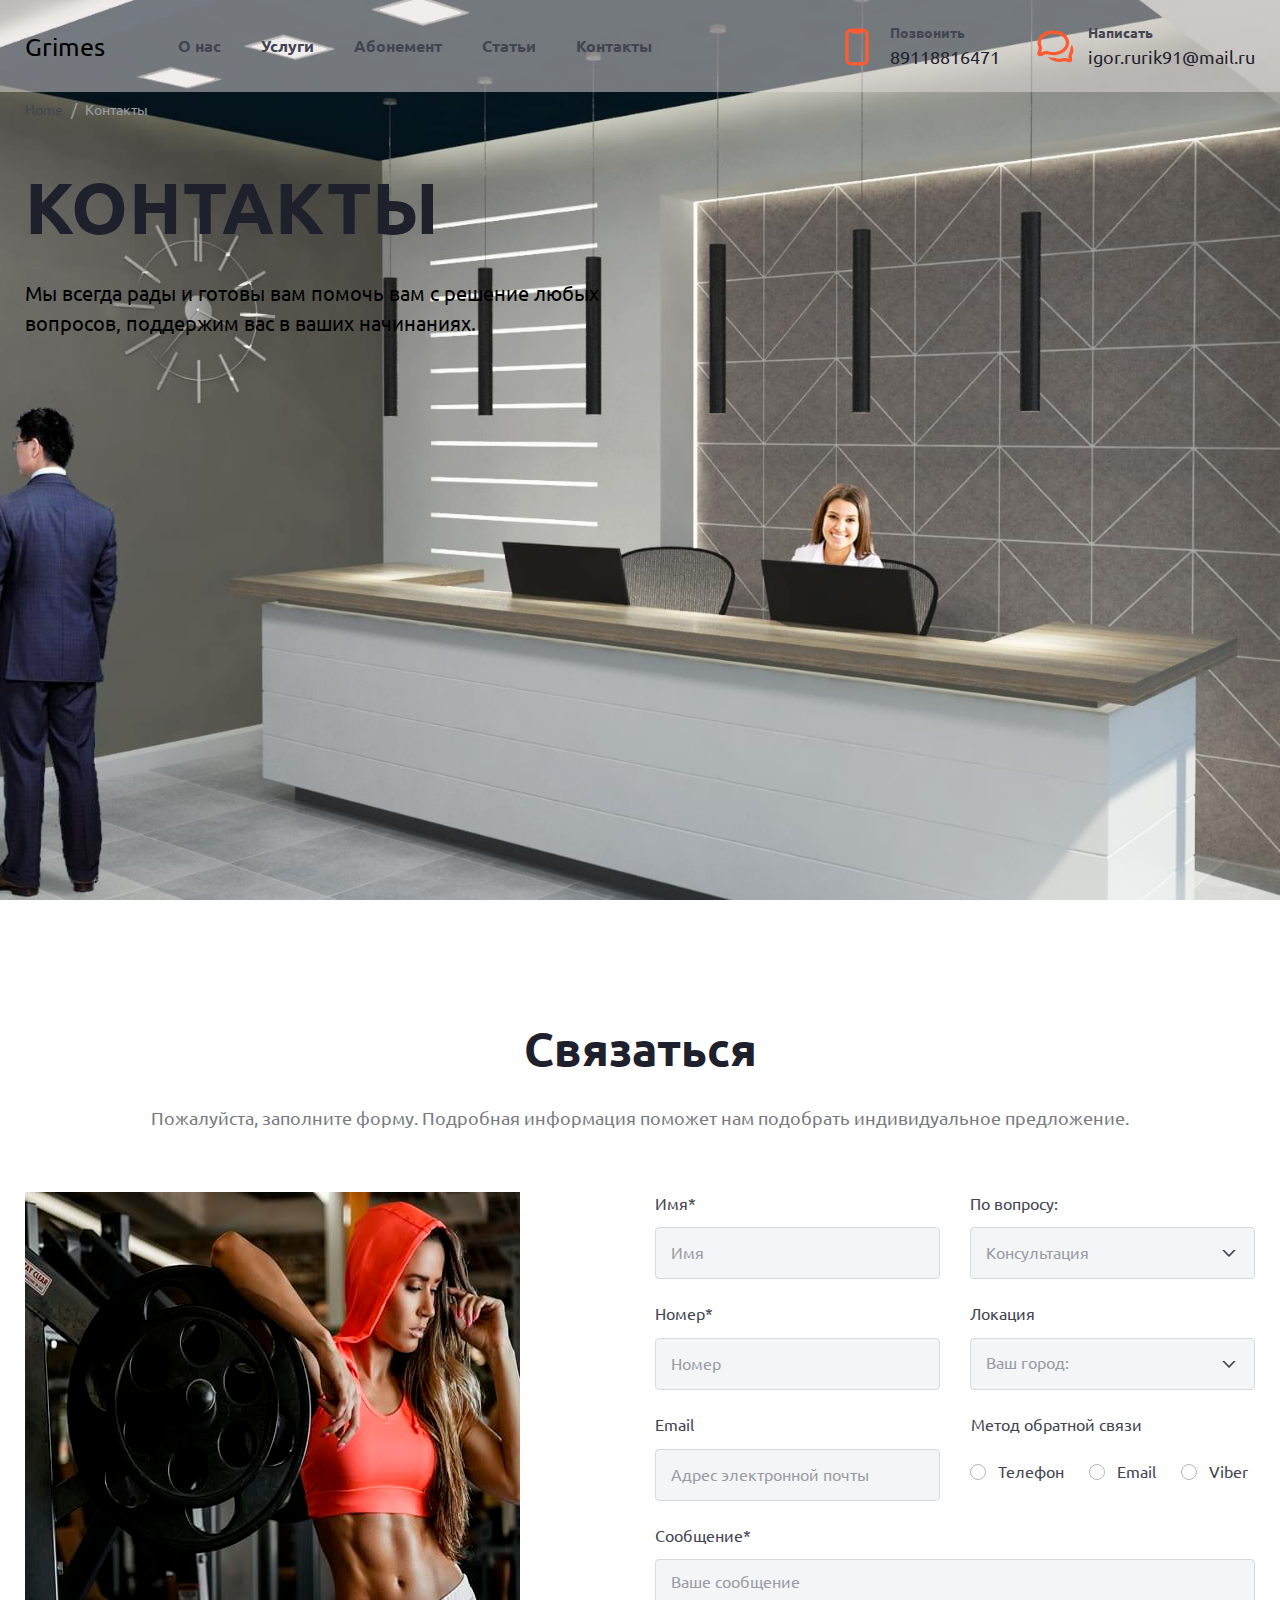
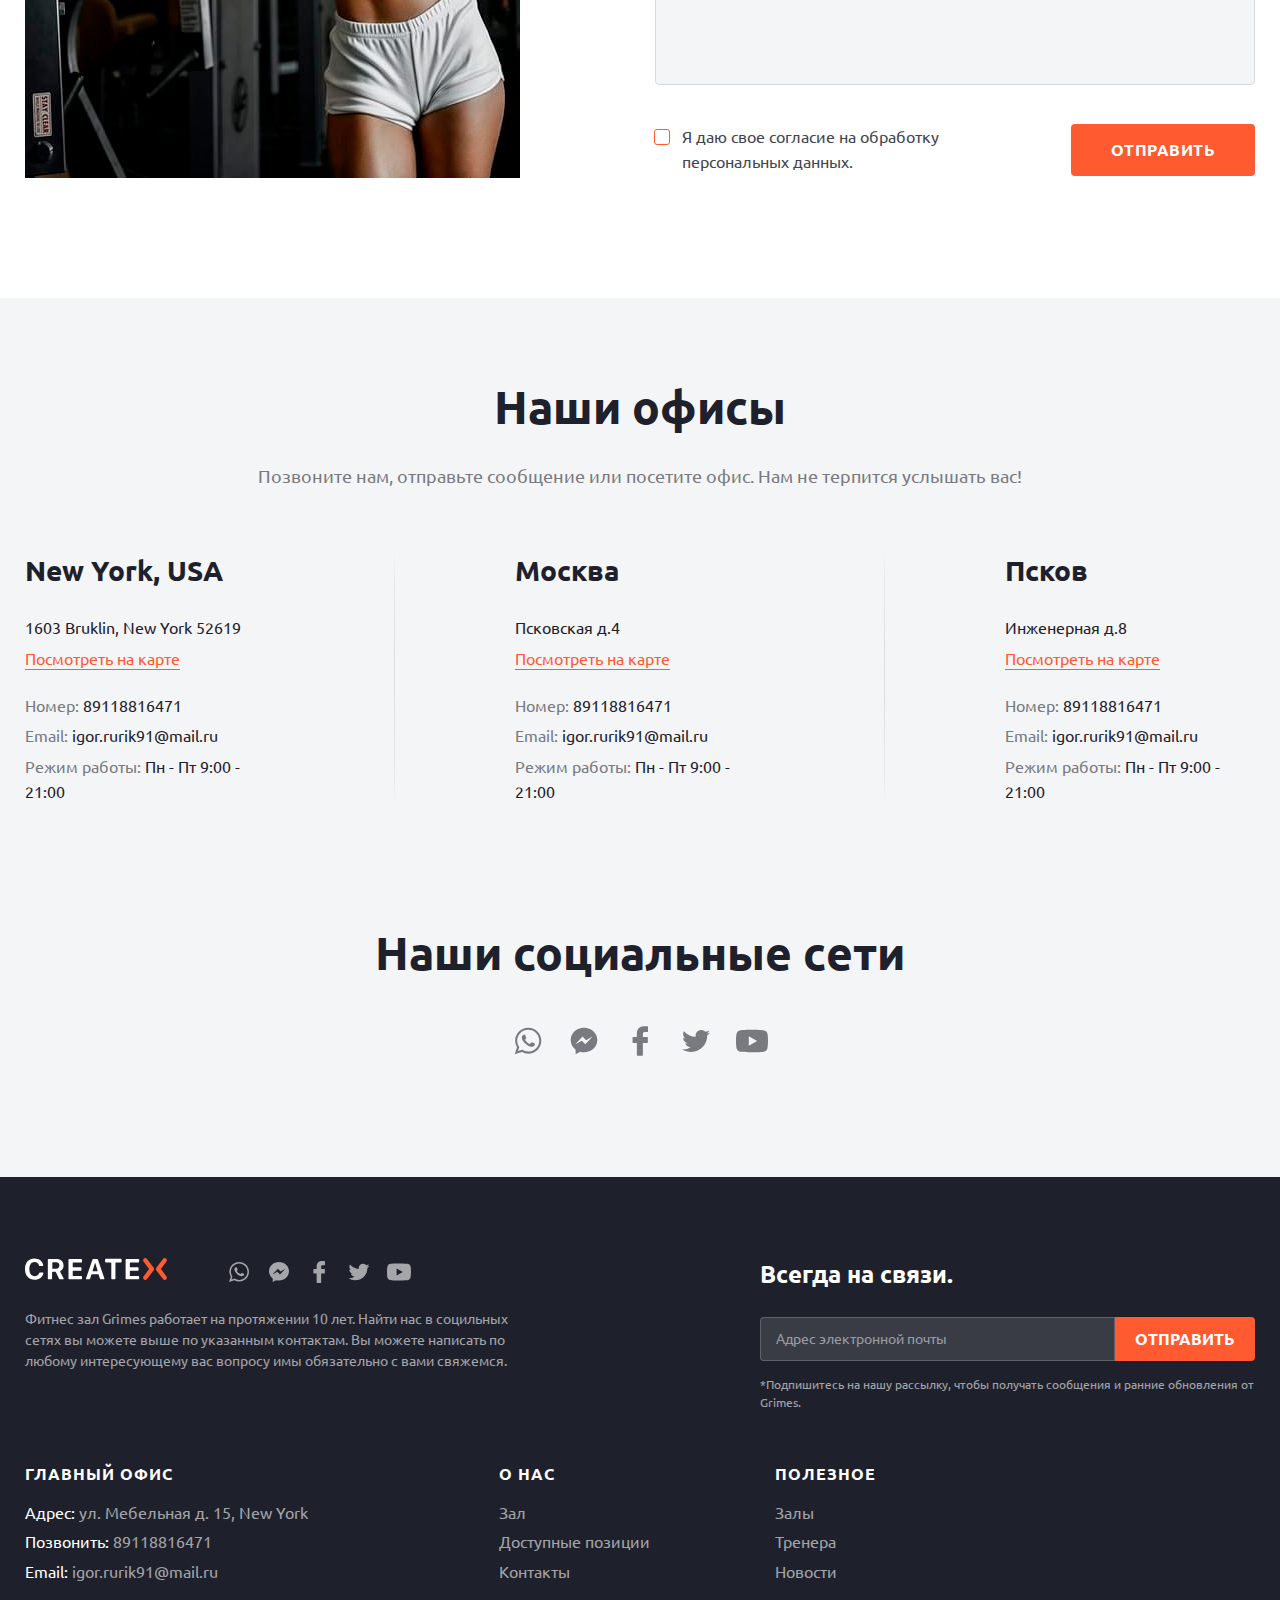
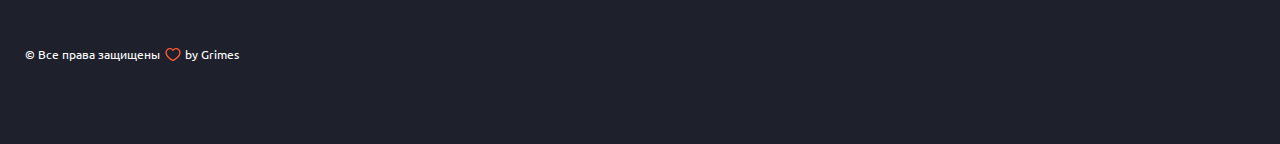
<file: contacts.html>
<!DOCTYPE html><html lang="en"><head><meta charset="UTF-8"><meta name="viewport" content="width=device-width,initial-scale=1"><link rel="shortcut icon" href="img/favicon.ico" type="image/x-icon"><meta http-equiv="X-UA-Compatible" content="ie=edge"><meta name="theme-color" content="#111111"><title>Grimes</title><link rel="stylesheet" href="css/vendor.css"><link rel="stylesheet" href="css/main.css"></head><body><div class="site-container"><header class="header header--secondary"><div class="container header__container"><a href="#" class="logo">Grimes</a><nav class="nav header__nav"><ul class="nav__list list-reset"><li class="nav__item"><a href="about.html" class="nav__link">О нас</a></li><li class="nav__item"><a href="services.html" class="nav__link">Услуги</a></li><li class="nav__item"><a href="services-1.html" class="nav__link">Абонемент</a></li><li class="nav__item"><a href="post.html" class="nav__link">Статьи</a></li><li class="nav__item"><a href="contacts.html" class="nav__link">Контакты</a></li></ul><div class="header-contacts header-contacts--nav"><a href="tel:89118816471" class="header-contacts__link contacts-link contacts-link--call"><span class="contacts-link__caption">Позвонить</span> <span class="contacts-link__value">89118816471</span> </a><a href="mailto:igor.rurik91@mail.ru" class="header-contacts__link contacts-link contacts-link--mail"><span class="contacts-link__caption">Написать</span> <span class="contacts-link__value">igor.rurik91@mail.ru</span></a></div></nav><div class="header-contacts"><a href="tel:89118816471" class="header-contacts__link contacts-link contacts-link--call"><span class="contacts-link__caption">Позвонить</span> <span class="contacts-link__value">89118816471</span> </a><a href="mailto:igor.rurik91@mail.ru" class="header-contacts__link contacts-link contacts-link--mail"><span class="contacts-link__caption">Написать</span> <span class="contacts-link__value">igor.rurik91@mail.ru</span></a></div><button class="btn-reset burger" aria-label="Открыть меню"><span class="burger__line"></span></button></div></header><main><section class="page-hero page-hero--contacts"><div class="container"><ul class="list-reset breadcrumbs page-hero__breadcrumbs"><li class="breadcrumbs__item"><a href="#" class="breadcrumbs__link">Home</a></li><li class="breadcrumbs__item"><a class="breadcrumbs__link">Контакты</a></li></ul><h1 class="page-hero__title">Контакты</h1><p class="page-hero__descr">Мы всегда рады и готовы вам помочь вам с решение любых вопросов, поддержим вас в ваших начинаниях.</p></div></section><section class="contacts"><div class="container"><h2 class="title title--center">Связаться</h2><p class="descr descr--center">Пожалуйста, заполните форму. Подробная информация поможет нам подобрать индивидуальное предложение.</p><div class="contacts__content"><img class="contacts__image" src="img/contacts.jpg" alt="" aria-hidden="true"><form action="#" class="form-contacts"><div class="form-contacts__line"><label class="form-field form-field--gray form-contacts__field"><span class="form-field__caption">Имя*</span> <input type="email" name="name" required placeholder="Имя" class="form-field__input"></label> <label class="form-field form-field--gray form-contacts__field"><span class="form-field__caption">По вопросу:</span> <select name="insterested" class="form-field__select"><option value="">Консультация</option><option value="Interior_Design">Индивидуальные тренировки</option><option value="Interior_Design">Консультация</option><option value="Interior_Design">Запись</option></select></label></div><div class="form-contacts__line"><label class="form-field form-field--gray form-contacts__field"><span class="form-field__caption">Номер*</span> <input type="tel" name="phone" required placeholder="Номер" class="form-field__input"></label> <label class="form-field form-field--gray form-contacts__field"><span class="form-field__caption">Локация</span> <select name="location" class="form-field__select" required><option value="">Ваш город:</option><option value="New_York">New York</option><option value="New_York">Псков</option><option value="New_York">Стамбул</option></select></label></div><div class="form-contacts__line"><label class="form-field form-field--gray form-contacts__field"><span class="form-field__caption">Email</span> <input type="email" name="email" placeholder="Адрес электронной почты" class="form-field__input"></label><fieldset class="form-field form-contacts__fields"><legend class="form-field__caption">Метод обратной связи</legend><div class="form-field__flex"><label class="custom-radio form-contacts__radio"><input type="radio" name="contact_method" value="Phone" class="custom-radio__input"> <span class="custom-radio__text">Телефон</span></label> <label class="custom-radio form-contacts__radio"><input type="radio" name="contact_method" value="Email" class="custom-radio__input"> <span class="custom-radio__text">Email</span></label> <label class="custom-radio form-contacts__radio"><input type="radio" name="contact_method" value="Viber" class="custom-radio__input"> <span class="custom-radio__text">Viber</span></label></div></fieldset></div><label class="form-field form-field--gray form-contacts__field form-contacts__field--big"><span class="form-field__caption">Сообщение*</span> <textarea name="message" placeholder="Ваше сообщение" class="form-field__input form-field__input--big"></textarea></label><div class="form-contacts__bottom"><label class="custom-checkbox form-contacts__checkbox"><input type="checkbox" class="custom-checkbox__input"> <span class="custom-checkbox__text">Я даю свое согласие на обработку персональных данных.</span></label> <button class="form-contacts__btn btn btn--fill" type="submit">Отправить</button></div></form></div></div></section><section class="contacts-info"><div class="container"><h2 class="title title--center">Наши офисы</h2><p class="descr descr--center">Позвоните нам, отправьте сообщение или посетите офис. Нам не терпится услышать вас!</p><ul class="list-reset contacts-info__list"><li class="contacts-info__item"><h3 class="contacts-info__subtitle">New York, USA</h3><address class="contacts-info__address">1603 Bruklin, New York 52619</address><a href="#" class="contacts-info__link">Посмотреть на карте</a><div class="contacts-info__bottom"><div class="contacts-info__element">Номер: <a href="tel:89118816471" class="contacts-info__value">89118816471</a></div><div class="contacts-info__element">Email: <a href="mailto:igor.rurik91@mail.ru" class="contacts-info__value">igor.rurik91@mail.ru</a></div><div class="contacts-info__element">Режим работы: <span class="contacts-info__value">Пн - Пт 9:00 - 21:00</span></div></div></li><li class="contacts-info__item"><h3 class="contacts-info__subtitle">Москва</h3><address class="contacts-info__address">Псковская д.4</address><a href="#" class="contacts-info__link">Посмотреть на карте</a><div class="contacts-info__bottom"><div class="contacts-info__element">Номер: <a href="tel:89118816471" class="contacts-info__value">89118816471</a></div><div class="contacts-info__element">Email: <a href="mailto:igor.rurik91@mail.ru" class="contacts-info__value">igor.rurik91@mail.ru</a></div><div class="contacts-info__element">Режим работы: <span class="contacts-info__value">Пн - Пт 9:00 - 21:00</span></div></div></li><li class="contacts-info__item"><h3 class="contacts-info__subtitle">Псков</h3><address class="contacts-info__address">Инженерная д.8</address><a href="#" class="contacts-info__link">Посмотреть на карте</a><div class="contacts-info__bottom"><div class="contacts-info__element">Номер: <a href="tel:89118816471" class="contacts-info__value">89118816471</a></div><div class="contacts-info__element">Email: <a href="mailto:igor.rurik91@mail.ru" class="contacts-info__value">igor.rurik91@mail.ru</a></div><div class="contacts-info__element">Режим работы: <span class="contacts-info__value">Пн - Пт 9:00 - 21:00</span></div></div></li></ul><h2 class="title title--center contacts-info__soc">Наши социальные сети</h2><ul class="social contacts-info__social list-reset"><li class="social__item"><a href="#" target="_blank" class="social__link" aria-label="WhatsApp"><svg><use xlink:href="img/sprite.svg#whats"></use></svg></a></li><li class="social__item"><a href="#" target="_blank" class="social__link" aria-label="Messenger"><svg><use xlink:href="img/sprite.svg#mess"></use></svg></a></li><li class="social__item"><a href="#" target="_blank" class="social__link" aria-label="Facebook"><svg><use xlink:href="img/sprite.svg#facebook"></use></svg></a></li><li class="social__item"><a href="#" target="_blank" class="social__link" aria-label="Twitter"><svg><use xlink:href="img/sprite.svg#twitter"></use></svg></a></li><li class="social__item"><a href="#" target="_blank" class="social__link" aria-label="Youtube"><svg><use xlink:href="img/sprite.svg#youtube"></use></svg></a></li></ul></div></section></main><footer class="footer"><a href="#page" data-scroll class="to-top"><span class="to-top__text">Вверх</span> <span class="to-top__icon"><svg><use xlink:href="img/sprite.svg#to-top"></use></svg></span></a><div class="container footer__container grid"><div class="footer__left"><div class="footer__top"><a href="#" class="logo footer__logo"><img src="img/logo-footer.svg" alt="Logo"></a><ul class="social footer__social list-reset"><li class="social__item"><a href="#" target="_blank" class="social__link" aria-label="WhatsApp"><svg><use xlink:href="img/sprite.svg#whats"></use></svg></a></li><li class="social__item"><a href="#" target="_blank" class="social__link" aria-label="Messenger"><svg><use xlink:href="img/sprite.svg#mess"></use></svg></a></li><li class="social__item"><a href="#" target="_blank" class="social__link" aria-label="Facebook"><svg><use xlink:href="img/sprite.svg#facebook"></use></svg></a></li><li class="social__item"><a href="#" target="_blank" class="social__link" aria-label="Twitter"><svg><use xlink:href="img/sprite.svg#twitter"></use></svg></a></li><li class="social__item"><a href="#" target="_blank" class="social__link" aria-label="Youtube"><svg><use xlink:href="img/sprite.svg#youtube"></use></svg></a></li></ul></div><p class="footer__descr">Фитнес зал Grimes работает на протяжении 10 лет. Найти нас в социльных сетях вы можете выше по указанным контактам. Вы можете написать по любому интересующему вас вопросу имы обязательно с вами свяжемся.</p></div><form action="#" class="footer-form footer__form"><h3 class="footer-form__title">Всегда на связи.</h3><div class="footer-form__items"><label class="form-field form-field--gray contacts-form__field"><input type="email" name="email" placeholder="Адрес электронной почты" class="form-field__input"></label> <button class="footer-form__btn btn btn--fill">Отправить</button></div><p class="footer-form__descr">*Подпишитесь на нашу рассылку, чтобы получать сообщения и ранние обновления от Grimes.</p></form><address class="footer-address footer__address"><h3 class="footer-address__title footer-title">Главный офис</h3><span class="footer-address__item"><span class="footer-address__name">Адрес:</span> ул. Мебельная д. 15, New York </span><span class="footer-address__item"><span class="footer-address__name">Позвонить:</span> <a href="tel:89118816471">89118816471</a> </span><span class="footer-address__item"><span class="footer-address__name">Email:</span> <a href="mailto:igor.rurik91@mail.ru">igor.rurik91@mail.ru</a></span></address><nav class="footer-nav footer__nav" title="secondary navigation"><div class="footer-nav__col"><h3 class="footer-nav__title footer-title">о нас</h3><ul class="list-reset footer-nav__list"><li class="footer-nav__item"><a href="#" class="footer-nav__link">Зал</a></li><li class="footer-nav__item"><a href="#" class="footer-nav__link">Доступные позиции</a></li><li class="footer-nav__item"><a href="#" class="footer-nav__link">Контакты</a></li></ul></div><div class="footer-nav__col"><h3 class="footer-nav__title footer-title">Полезное</h3><ul class="list-reset footer-nav__list"><li class="footer-nav__item"><a href="#" class="footer-nav__link">Залы</a></li><li class="footer-nav__item"><a href="#" class="footer-nav__link">Тренера</a></li><li class="footer-nav__item"><a href="#" class="footer-nav__link">Новости</a></li></ul></div></nav><small class="footer__copyright">&copy;&nbsp;Все права защищены <span>by Grimes</span></small></div></footer><div class="overlay"></div></div><script src="js/vendor.js"></script><script src="js/main.js"></script></body></html>
</file>
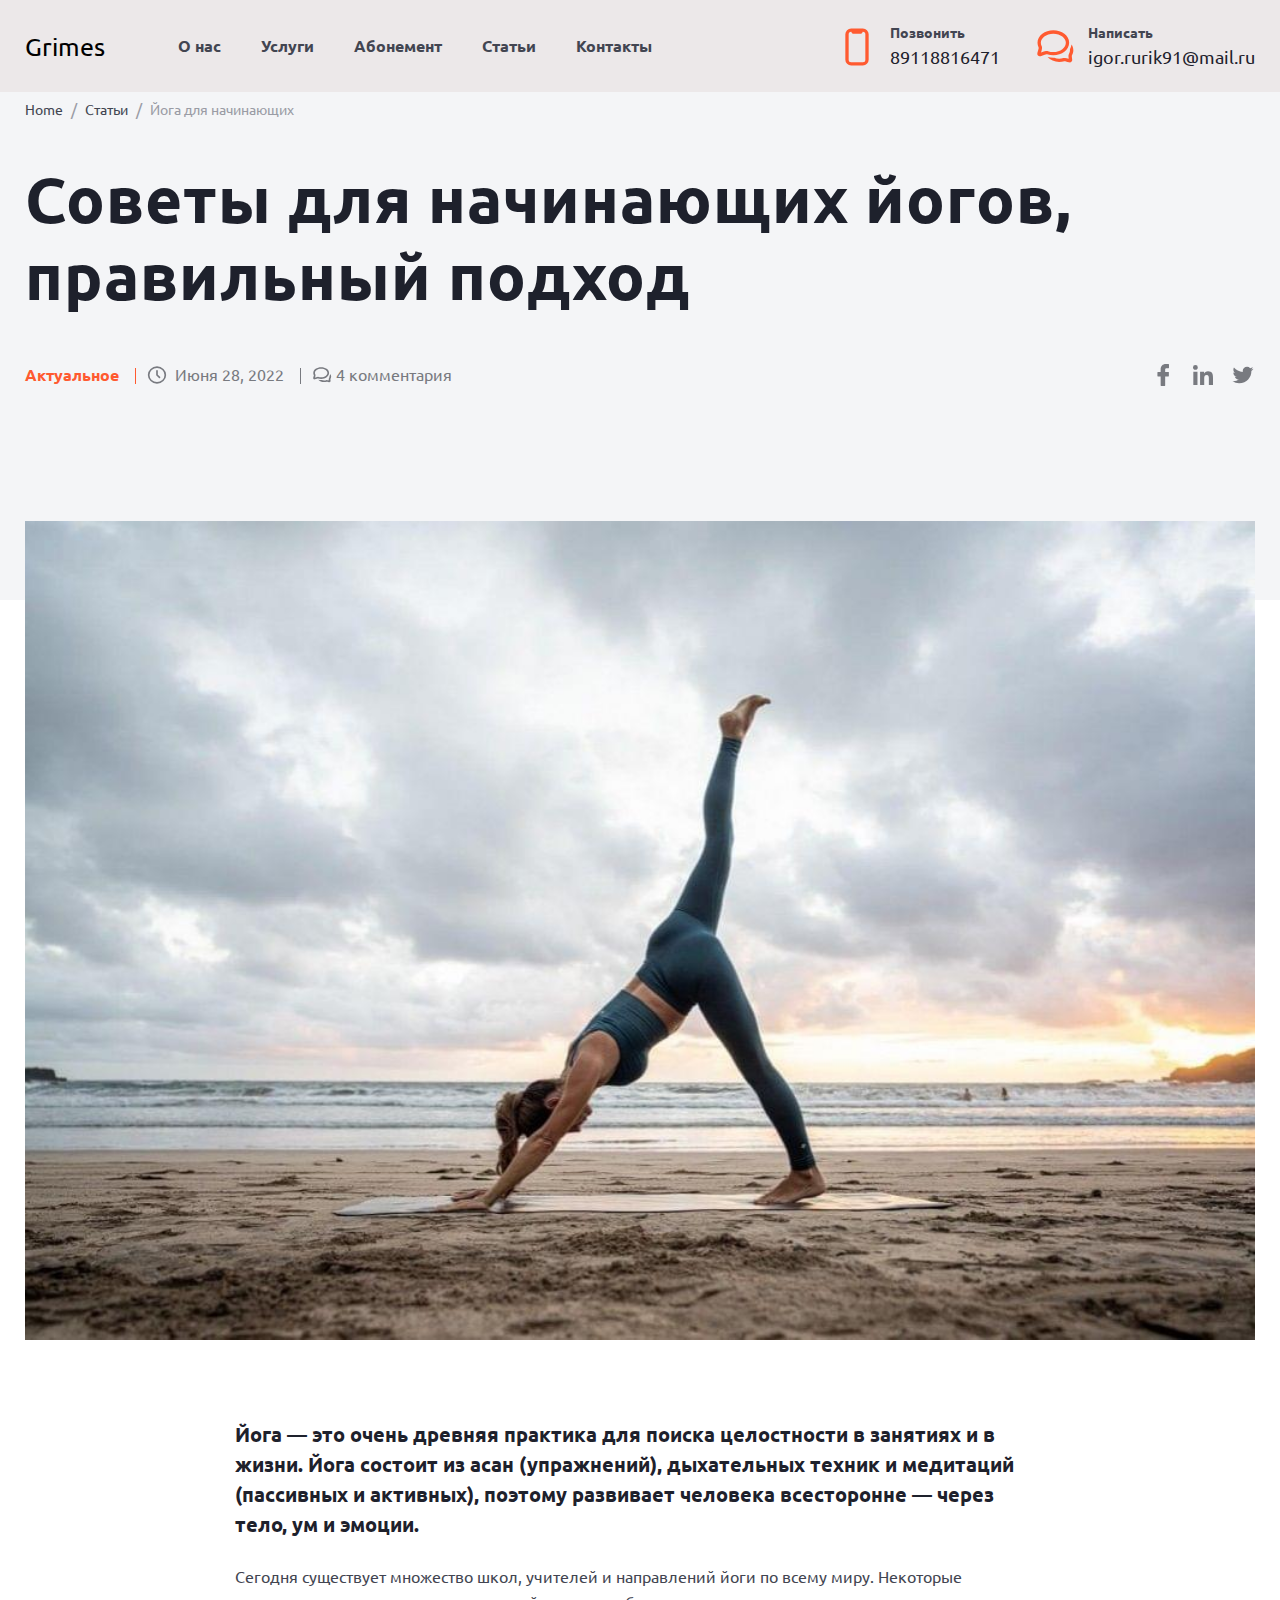
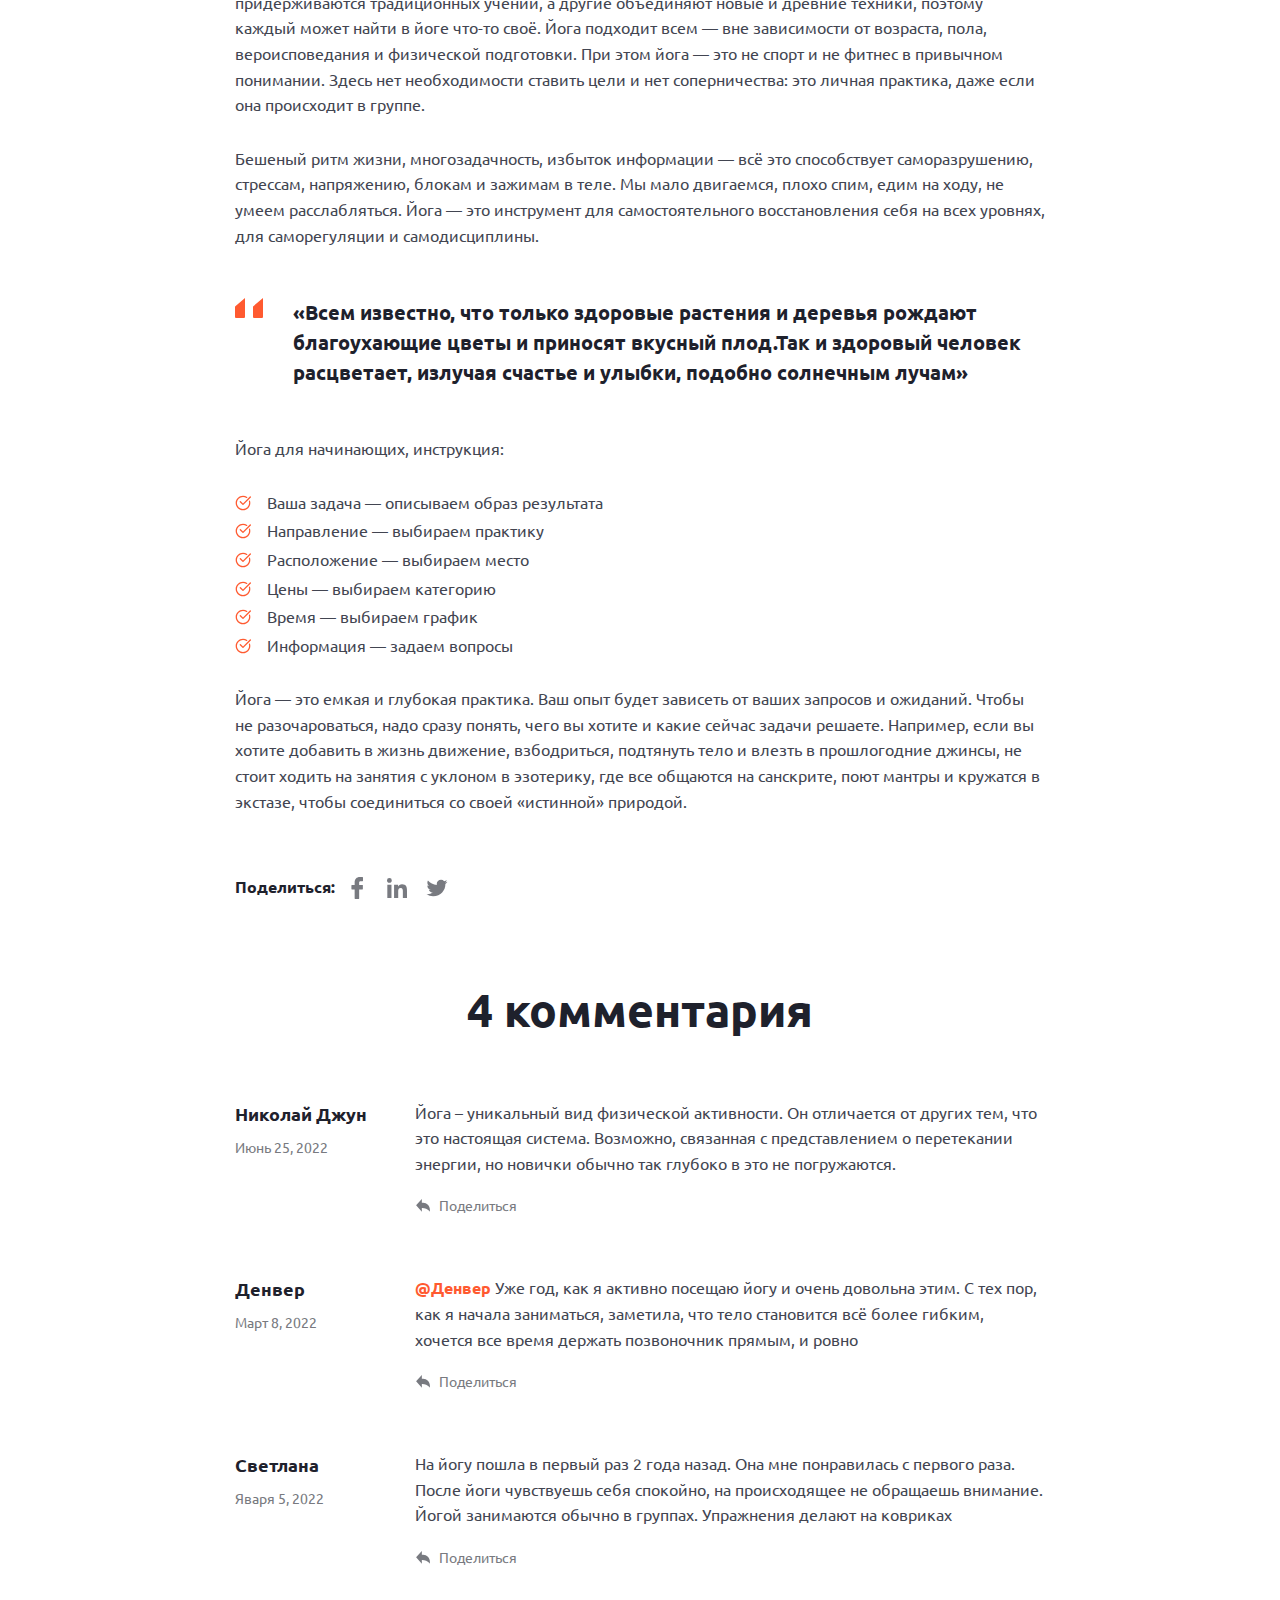
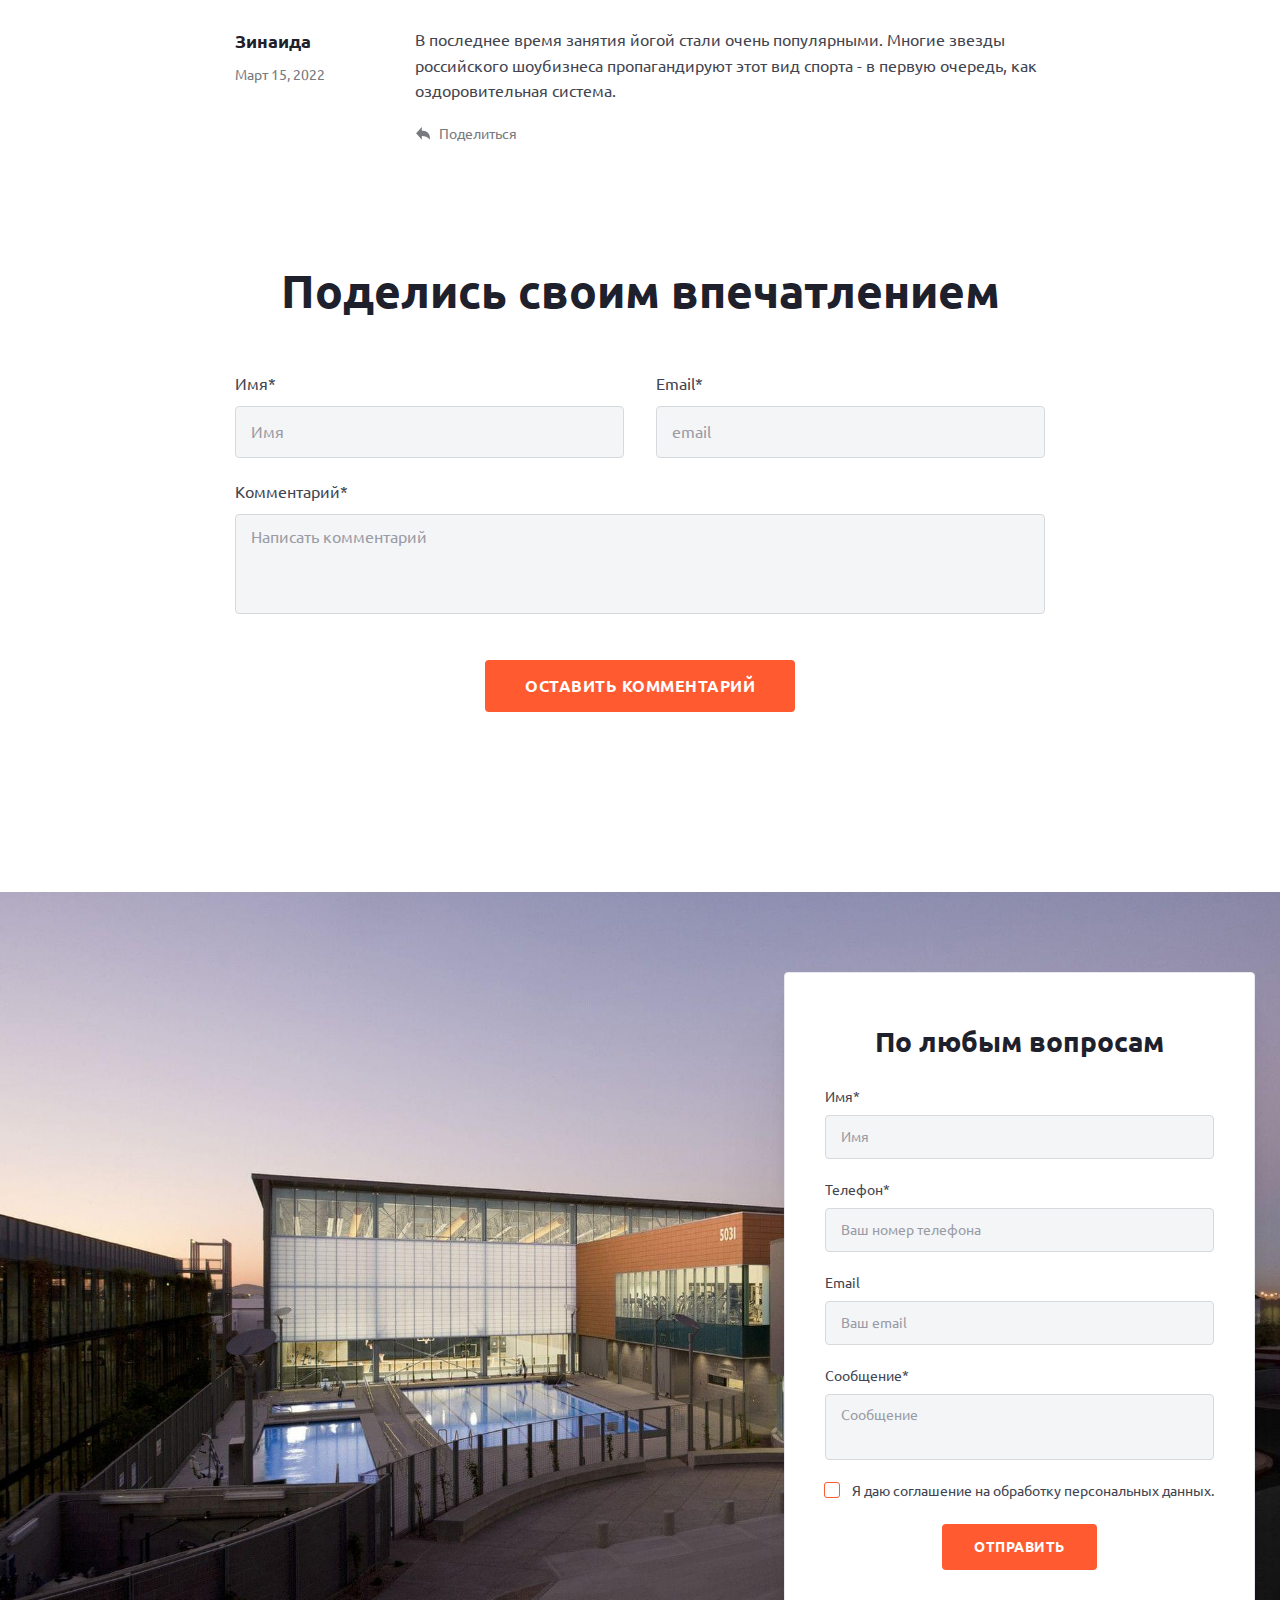
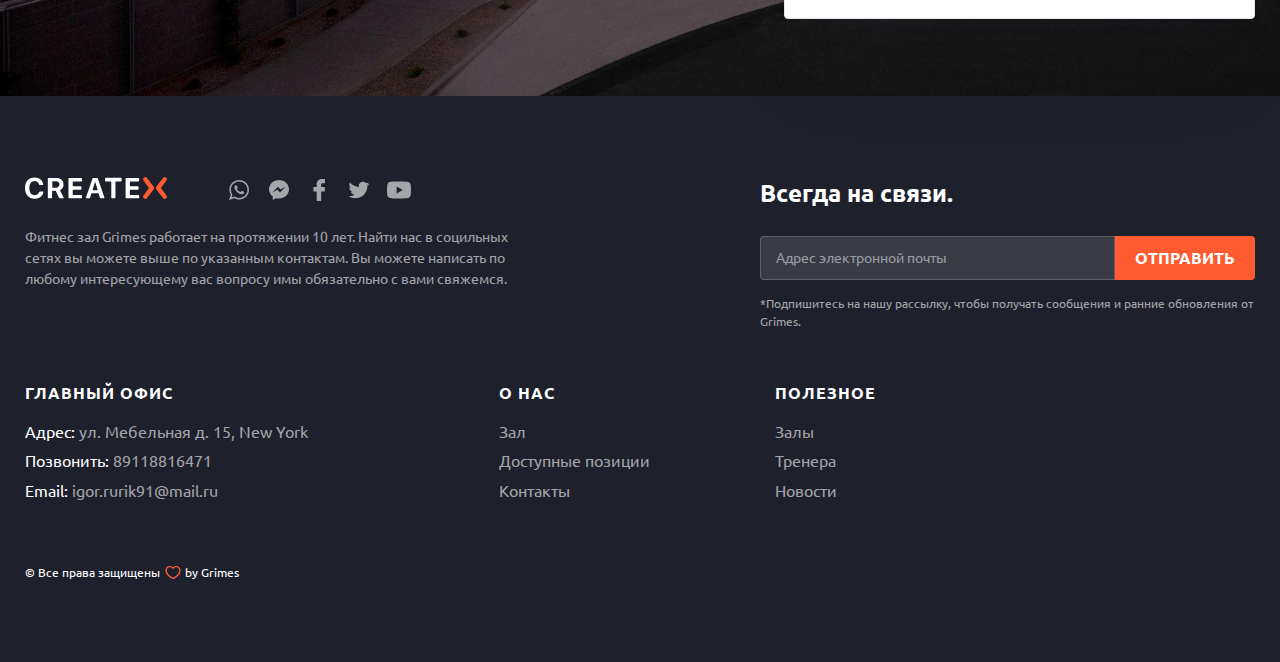
<file: post.html>
<!DOCTYPE html><html lang="en"><head><meta charset="UTF-8"><meta name="viewport" content="width=device-width,initial-scale=1"><link rel="shortcut icon" href="img/favicon.ico" type="image/x-icon"><meta http-equiv="X-UA-Compatible" content="ie=edge"><meta name="theme-color" content="#111111"><title>Grimes</title><link rel="stylesheet" href="css/vendor.css"><link rel="stylesheet" href="css/main.css"></head><body><div class="site-container"><header class="header header--secondary"><div class="container header__container"><a href="#" class="logo">Grimes</a><nav class="nav header__nav"><ul class="nav__list list-reset"><li class="nav__item"><a href="about.html" class="nav__link">О нас</a></li><li class="nav__item"><a href="services.html" class="nav__link">Услуги</a></li><li class="nav__item"><a href="services-1.html" class="nav__link">Абонемент</a></li><li class="nav__item"><a href="post.html" class="nav__link">Статьи</a></li><li class="nav__item"><a href="contacts.html" class="nav__link">Контакты</a></li></ul><div class="header-contacts header-contacts--nav"><a href="tel:89118816471" class="header-contacts__link contacts-link contacts-link--call"><span class="contacts-link__caption">Позвонить</span> <span class="contacts-link__value">89118816471</span> </a><a href="mailto:igor.rurik91@mail.ru" class="header-contacts__link contacts-link contacts-link--mail"><span class="contacts-link__caption">Написать</span> <span class="contacts-link__value">igor.rurik91@mail.ru</span></a></div></nav><div class="header-contacts"><a href="tel:89118816471" class="header-contacts__link contacts-link contacts-link--call"><span class="contacts-link__caption">Позвонить</span> <span class="contacts-link__value">89118816471</span> </a><a href="mailto:igor.rurik91@mail.ru" class="header-contacts__link contacts-link contacts-link--mail"><span class="contacts-link__caption">Написать</span> <span class="contacts-link__value">igor.rurik91@mail.ru</span></a></div><button class="btn-reset burger" aria-label="Открыть меню"><span class="burger__line"></span></button></div></header><main><section class="page-hero page-hero--post"><div class="container"><ul class="list-reset breadcrumbs page-hero__breadcrumbs"><li class="breadcrumbs__item"><a href="#" class="breadcrumbs__link">Home</a></li><li class="breadcrumbs__item"><a href="#" class="breadcrumbs__link">Статьи</a></li><li class="breadcrumbs__item"><a class="breadcrumbs__link">Йога для начинающих</a></li></ul><h1 class="page-hero__title">Советы для начинающих йогов, правильный подход</h1><div class="page-hero__bottom"><div class="page-hero__meta article-meta"><a href="#" class="article-meta__item">Актуальное</a> <time class="article-meta__item" datetime="2020-06-24 19:00">Июня 28, 2022</time> <span class="article-meta__item article-meta__item--comments">4 комментария</span></div><ul class="social page-hero__social list-reset"><li class="social__item"><a href="#" target="_blank" class="social__link" aria-label="Facebook"><svg><use xlink:href="img/sprite.svg#facebook"></use></svg></a></li><li class="social__item"><a href="#" target="_blank" class="social__link" aria-label="LinkedIn"><svg><use xlink:href="img/sprite.svg#linked"></use></svg></a></li><li class="social__item"><a href="#" target="_blank" class="social__link" aria-label="Twitter"><svg><use xlink:href="img/sprite.svg#twitter"></use></svg></a></li></ul></div></div></section><article class="post"><div class="container"><img src="img/ioga.jpg" alt="" class="post__cover"><div class="post__wrapper"><div class="post__content"><h2>Йога — это очень древняя практика для поиска целостности в занятиях и в жизни. Йога состоит из асан (упражнений), дыхательных техник и медитаций (пассивных и активных), поэтому развивает человека всесторонне — через тело, ум и эмоции.</h2><p>Сегодня существует множество школ, учителей и направлений йоги по всему миру. Некоторые придерживаются традиционных учений, а другие объединяют новые и древние техники, поэтому каждый может найти в йоге что-то своё. Йога подходит всем — вне зависимости от возраста, пола, вероисповедания и физической подготовки. При этом йога — это не спорт и не фитнес в привычном понимании. Здесь нет необходимости ставить цели и нет соперничества: это личная практика, даже если она происходит в группе.</p><p>Бешеный ритм жизни, многозадачность, избыток информации — всё это способствует саморазрушению, стрессам, напряжению, блокам и зажимам в теле. Мы мало двигаемся, плохо спим, едим на ходу, не умеем расслабляться. Йога — это инструмент для самостоятельного восстановления себя на всех уровнях, для саморегуляции и самодисциплины.</p><blockquote>«Всем известно, что только здоровые растения и деревья рождают благоухающие цветы и приносят вкусный плод.Так и здоровый человек расцветает, излучая счастье и улыбки, подобно солнечным лучам»</blockquote><p>Йога для начинающих, инструкция:</p><ul><li>Ваша задача — описываем образ результата</li><li>Направление — выбираем практику</li><li>Расположение — выбираем место</li><li>Цены — выбираем категорию</li><li>Время — выбираем график</li><li>Информация — задаем вопросы</li></ul><p>Йога — это емкая и глубокая практика. Ваш опыт будет зависеть от ваших запросов и ожиданий. Чтобы не разочароваться, надо сразу понять, чего вы хотите и какие сейчас задачи решаете. Например, если вы хотите добавить в жизнь движение, взбодриться, подтянуть тело и влезть в прошлогодние джинсы, не стоит ходить на занятия с уклоном в эзотерику, где все общаются на санскрите, поют мантры и кружатся в экстазе, чтобы соединиться со своей «истинной» природой.</p></div><div class="post__share"><span>Поделиться:</span><ul class="social post__social list-reset"><li class="social__item"><a href="#" target="_blank" class="social__link" aria-label="Facebook"><svg><use xlink:href="img/sprite.svg#facebook"></use></svg></a></li><li class="social__item"><a href="#" target="_blank" class="social__link" aria-label="LinkedIn"><svg><use xlink:href="img/sprite.svg#linked"></use></svg></a></li><li class="social__item"><a href="#" target="_blank" class="social__link" aria-label="Twitter"><svg><use xlink:href="img/sprite.svg#twitter"></use></svg></a></li></ul></div><div class="comments"><h2 class="title title--center comments__title">4 комментария</h2><ul class="list-reset comments__list"><li class="comments__item"><article class="comment"><div class="comment__left"><span class="comment__author">Николай Джун</span> <time class="comment__time" datetime="2020-07-15 19:00">Июнь 25, 2022</time></div><div class="comment__right"><div class="comment__body"><p>Йога – уникальный вид физической активности. Он отличается от других тем, что это настоящая система. Возможно, связанная с представлением о перетекании энергии, но новички обычно так глубоко в это не погружаются.</p></div><button class="btn-reset comment__reply"><svg><use xlink:href="img/sprite.svg#reply"></use></svg> <span>Поделиться</span></button></div></article></li><li class="comments__item"><article class="comment"><div class="comment__left"><span class="comment__author">Денвер</span> <time class="comment__time" datetime="2020-07-15 19:00">Март 8, 2022</time></div><div class="comment__right"><div class="comment__body"><p><a href="#">@Денвер</a> Уже год, как я активно посещаю йогу и очень довольна этим. С тех пор, как я начала заниматься, заметила, что тело становится всё более гибким, хочется все время держать позвоночник прямым, и ровно</p></div><button class="btn-reset comment__reply"><svg><use xlink:href="img/sprite.svg#reply"></use></svg> <span>Поделиться</span></button></div></article></li><li class="comments__item"><article class="comment"><div class="comment__left"><span class="comment__author">Светлана</span> <time class="comment__time" datetime="2020-07-15 19:00">Яваря 5, 2022</time></div><div class="comment__right"><div class="comment__body"><p>На йогу пошла в первый раз 2 года назад. Она мне понравилась с первого раза. После йоги чувствуешь себя спокойно, на происходящее не обращаешь внимание. Йогой занимаются обычно в группах. Упражнения делают на ковриках</p></div><button class="btn-reset comment__reply"><svg><use xlink:href="img/sprite.svg#reply"></use></svg> <span>Поделиться</span></button></div></article></li><li class="comments__item"><article class="comment"><div class="comment__left"><span class="comment__author">Зинаида</span> <time class="comment__time" datetime="2020-07-15 19:00">Март 15, 2022</time></div><div class="comment__right"><div class="comment__body"><p>В последнее время занятия йогой стали очень популярными. Многие звезды российского шоубизнеса пропагандируют этот вид спорта - в первую очередь, как оздоровительная система.</p></div><button class="btn-reset comment__reply"><svg><use xlink:href="img/sprite.svg#reply"></use></svg> <span>Поделиться</span></button></div></article></li></ul></div><form class="post-form"><h2 class="title title--center post-form__title">Поделись своим впечатлением</h2><div class="post-form__content"><label class="form-field form-field--gray post-form__field"><span class="form-field__caption">Имя*</span> <input type="text" name="name" required placeholder="Имя" class="form-field__input"></label> <label class="form-field form-field--gray post-form__field"><span class="form-field__caption">Email*</span> <input type="email" name="email" required placeholder="email" class="form-field__input"></label> <label class="form-field form-field--gray post-form__field post-form__field--big"><span class="form-field__caption">Комментарий*</span> <textarea name="message" placeholder="Написать комментарий" class="form-field__input form-field__input--big"></textarea></label><div class="centered"><button class="btn-reset btn btn--fill post-form__btn">Оставить комментарий</button></div></div></form></div></div></article><section class="contacts-section"><h2 class="visually-hidden">Контакты</h2><div class="container contacts-section__container"><form class="contacts-section__form contacts-form"><h3 class="contacts-form__title">По любым вопросам</h3><label class="form-field form-field--gray contacts-form__field"><span class="form-field__caption">Имя*</span> <input type="text" name="name" placeholder="Имя" class="form-field__input"></label> <label class="form-field form-field--gray contacts-form__field"><span class="form-field__caption">Телефон*</span> <input type="tel" name="phone" placeholder="Ваш номер телефона" class="form-field__input"></label> <label class="form-field form-field--gray contacts-form__field"><span class="form-field__caption">Email</span> <input type="email" name="email" placeholder="Ваш email" class="form-field__input"></label> <label class="form-field form-field--gray contacts-form__field"><span class="form-field__caption">Сообщение*</span> <textarea name="message" placeholder="Сообщение" class="form-field__input form-field__input--big"></textarea></label> <label class="custom-checkbox contacts-form__checkbox"><input type="checkbox" class="custom-checkbox__input"> <span class="custom-checkbox__text">Я даю соглашение на обработку персональных данных.</span></label><div class="centered"><button class="contacts-form__btn btn btn--fill" type="submit">Отправить</button></div></form></div></section></main><footer class="footer"><a href="#page" data-scroll class="to-top"><span class="to-top__text">Вверх</span> <span class="to-top__icon"><svg><use xlink:href="img/sprite.svg#to-top"></use></svg></span></a><div class="container footer__container grid"><div class="footer__left"><div class="footer__top"><a href="#" class="logo footer__logo"><img src="img/logo-footer.svg" alt="Logo"></a><ul class="social footer__social list-reset"><li class="social__item"><a href="#" target="_blank" class="social__link" aria-label="WhatsApp"><svg><use xlink:href="img/sprite.svg#whats"></use></svg></a></li><li class="social__item"><a href="#" target="_blank" class="social__link" aria-label="Messenger"><svg><use xlink:href="img/sprite.svg#mess"></use></svg></a></li><li class="social__item"><a href="#" target="_blank" class="social__link" aria-label="Facebook"><svg><use xlink:href="img/sprite.svg#facebook"></use></svg></a></li><li class="social__item"><a href="#" target="_blank" class="social__link" aria-label="Twitter"><svg><use xlink:href="img/sprite.svg#twitter"></use></svg></a></li><li class="social__item"><a href="#" target="_blank" class="social__link" aria-label="Youtube"><svg><use xlink:href="img/sprite.svg#youtube"></use></svg></a></li></ul></div><p class="footer__descr">Фитнес зал Grimes работает на протяжении 10 лет. Найти нас в социльных сетях вы можете выше по указанным контактам. Вы можете написать по любому интересующему вас вопросу имы обязательно с вами свяжемся.</p></div><form action="#" class="footer-form footer__form"><h3 class="footer-form__title">Всегда на связи.</h3><div class="footer-form__items"><label class="form-field form-field--gray contacts-form__field"><input type="email" name="email" placeholder="Адрес электронной почты" class="form-field__input"></label> <button class="footer-form__btn btn btn--fill">Отправить</button></div><p class="footer-form__descr">*Подпишитесь на нашу рассылку, чтобы получать сообщения и ранние обновления от Grimes.</p></form><address class="footer-address footer__address"><h3 class="footer-address__title footer-title">Главный офис</h3><span class="footer-address__item"><span class="footer-address__name">Адрес:</span> ул. Мебельная д. 15, New York </span><span class="footer-address__item"><span class="footer-address__name">Позвонить:</span> <a href="tel:89118816471">89118816471</a> </span><span class="footer-address__item"><span class="footer-address__name">Email:</span> <a href="mailto:igor.rurik91@mail.ru">igor.rurik91@mail.ru</a></span></address><nav class="footer-nav footer__nav" title="secondary navigation"><div class="footer-nav__col"><h3 class="footer-nav__title footer-title">о нас</h3><ul class="list-reset footer-nav__list"><li class="footer-nav__item"><a href="#" class="footer-nav__link">Зал</a></li><li class="footer-nav__item"><a href="#" class="footer-nav__link">Доступные позиции</a></li><li class="footer-nav__item"><a href="#" class="footer-nav__link">Контакты</a></li></ul></div><div class="footer-nav__col"><h3 class="footer-nav__title footer-title">Полезное</h3><ul class="list-reset footer-nav__list"><li class="footer-nav__item"><a href="#" class="footer-nav__link">Залы</a></li><li class="footer-nav__item"><a href="#" class="footer-nav__link">Тренера</a></li><li class="footer-nav__item"><a href="#" class="footer-nav__link">Новости</a></li></ul></div></nav><small class="footer__copyright">&copy;&nbsp;Все права защищены <span>by Grimes</span></small></div></footer><div class="overlay"></div></div><script src="js/vendor.js"></script><script src="js/main.js"></script></body></html>
</file>
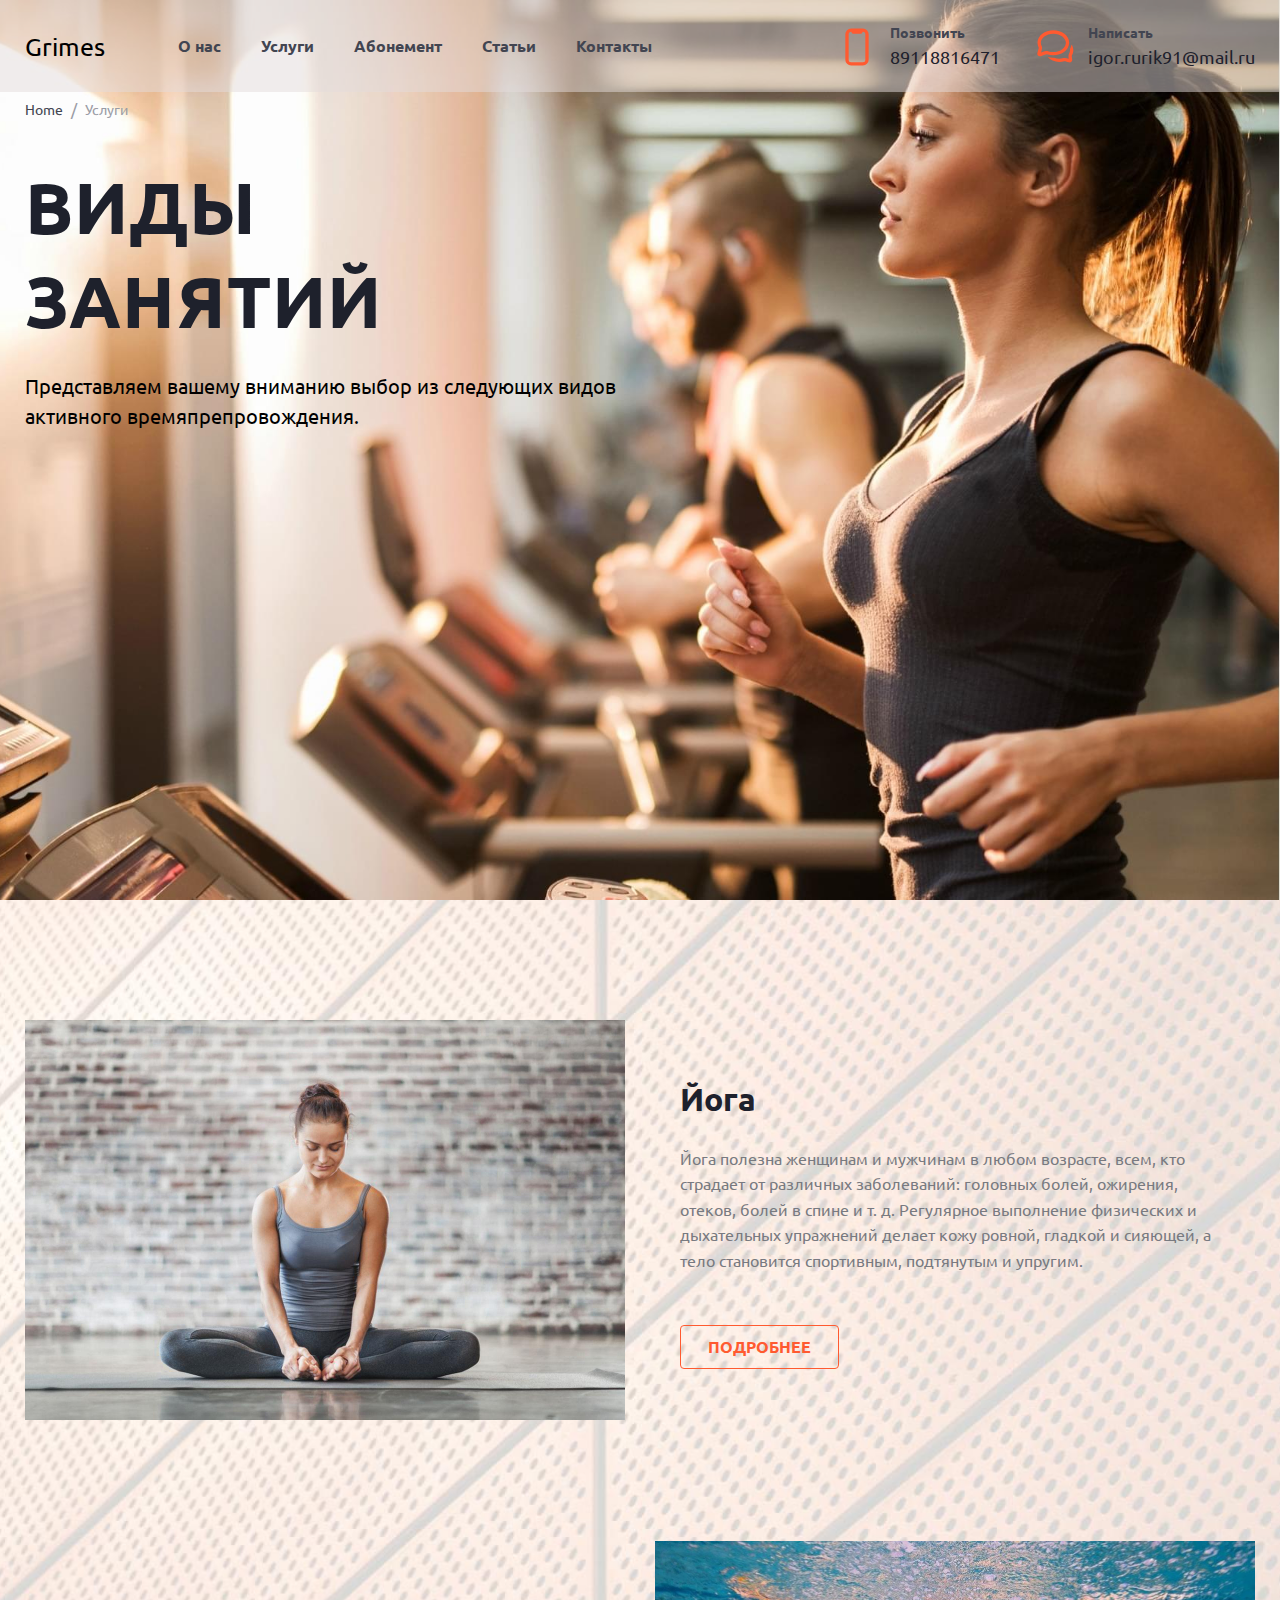
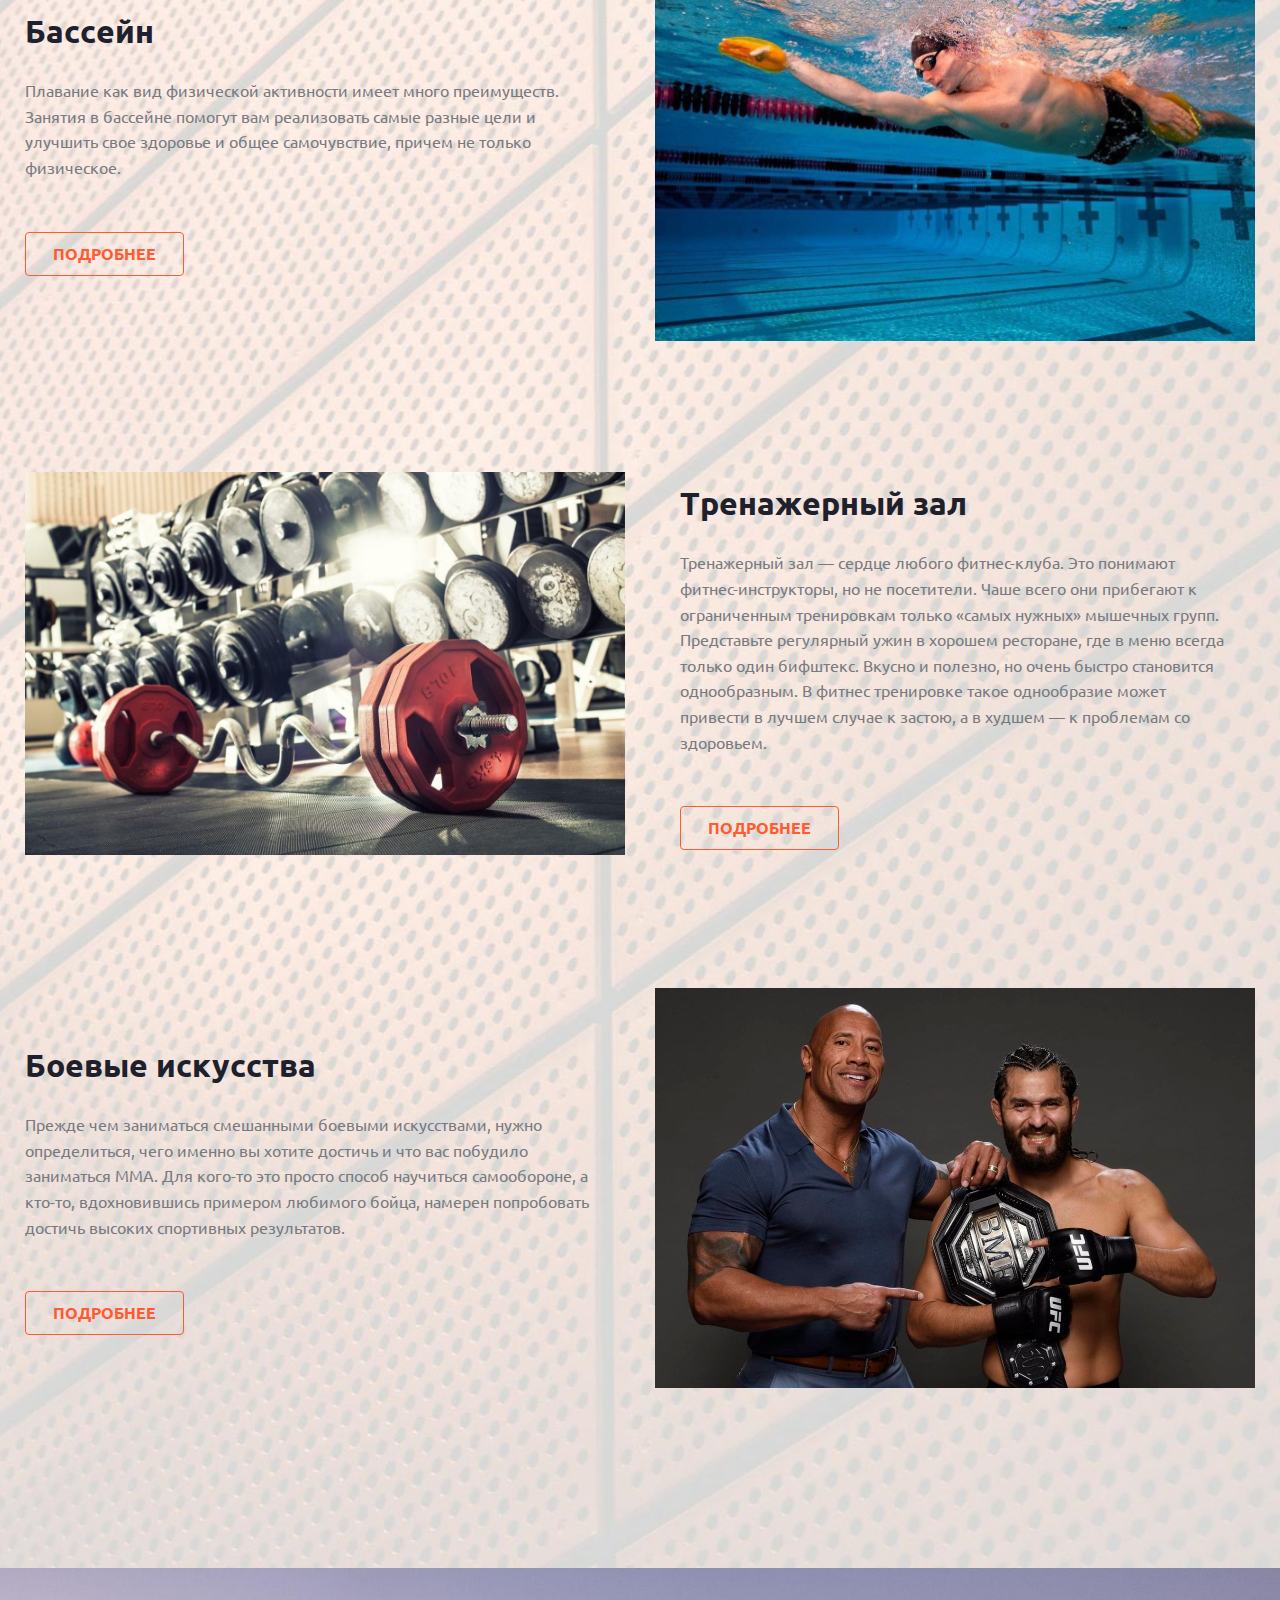
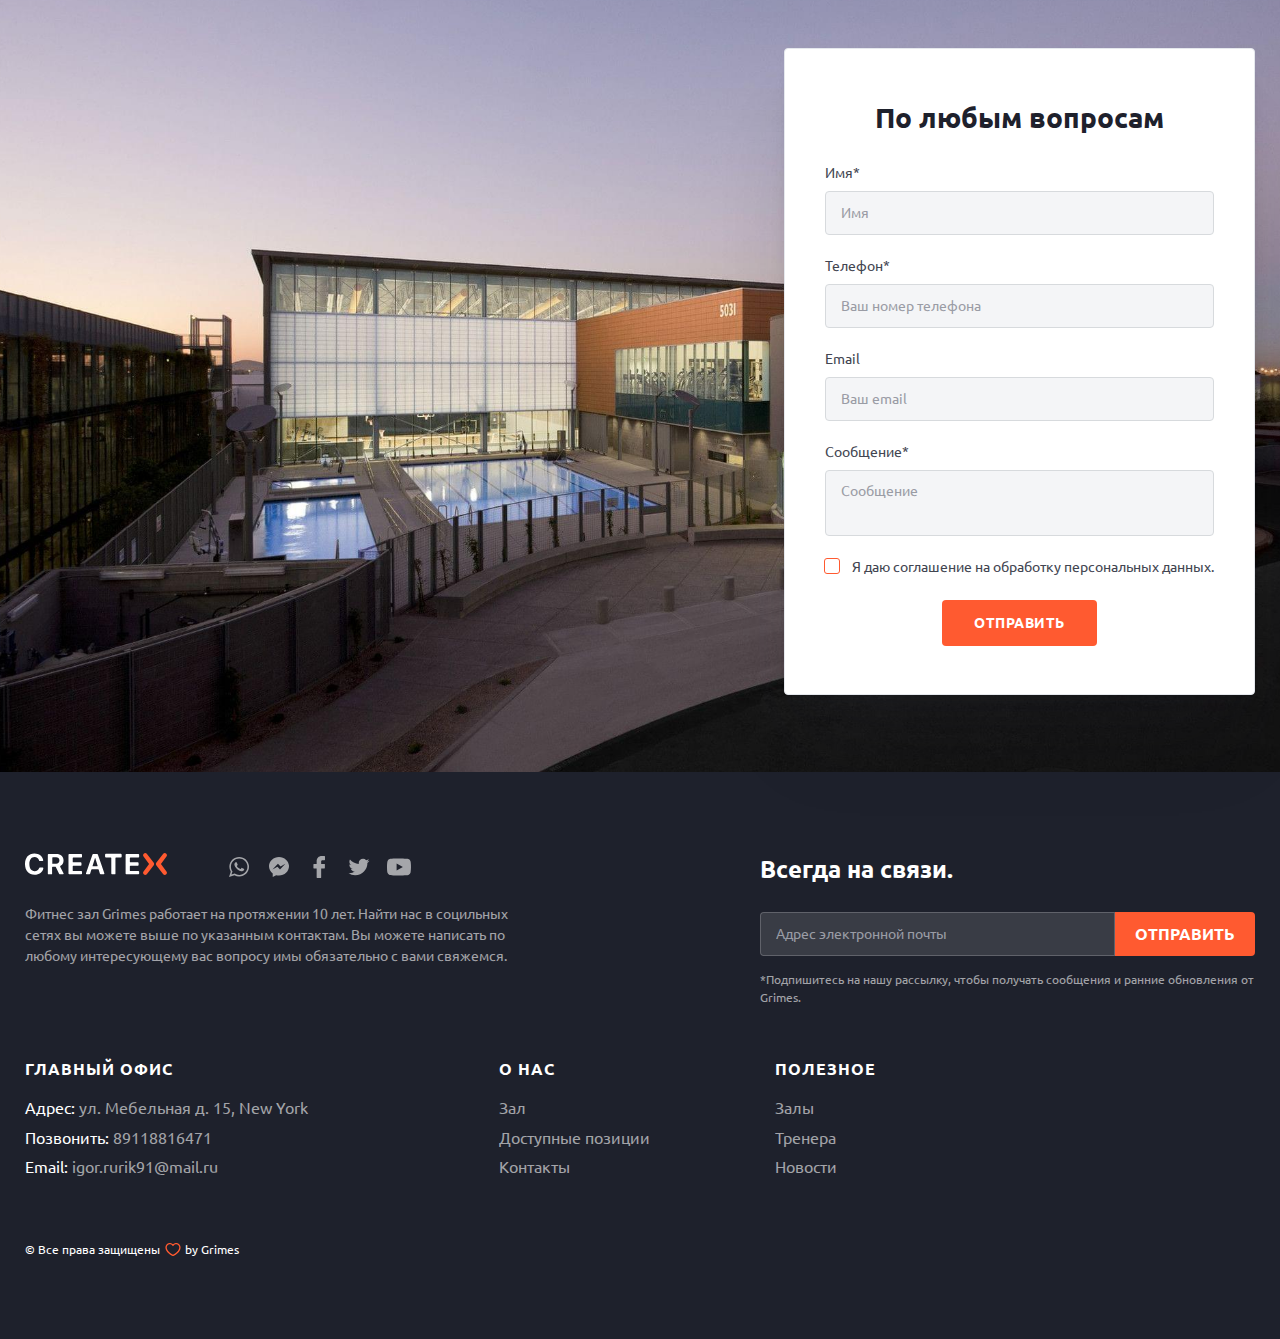
<file: services.html>
<!DOCTYPE html><html lang="en"><head><meta charset="UTF-8"><meta name="viewport" content="width=device-width,initial-scale=1"><link rel="shortcut icon" href="img/favicon.ico" type="image/x-icon"><meta http-equiv="X-UA-Compatible" content="ie=edge"><meta name="theme-color" content="#111111"><title>Grimes</title><link rel="stylesheet" href="css/vendor.css"><link rel="stylesheet" href="css/main.css"></head><body><div class="site-container"><header class="header header--secondary"><div class="container header__container"><a href="#" class="logo">Grimes</a><nav class="nav header__nav"><ul class="nav__list list-reset"><li class="nav__item"><a href="about.html" class="nav__link">О нас</a></li><li class="nav__item"><a href="services.html" class="nav__link">Услуги</a></li><li class="nav__item"><a href="services-1.html" class="nav__link">Абонемент</a></li><li class="nav__item"><a href="post.html" class="nav__link">Статьи</a></li><li class="nav__item"><a href="contacts.html" class="nav__link">Контакты</a></li></ul><div class="header-contacts header-contacts--nav"><a href="tel:89118816471" class="header-contacts__link contacts-link contacts-link--call"><span class="contacts-link__caption">Позвонить</span> <span class="contacts-link__value">89118816471</span> </a><a href="mailto:igor.rurik91@mail.ru" class="header-contacts__link contacts-link contacts-link--mail"><span class="contacts-link__caption">Написать</span> <span class="contacts-link__value">igor.rurik91@mail.ru</span></a></div></nav><div class="header-contacts"><a href="tel:89118816471" class="header-contacts__link contacts-link contacts-link--call"><span class="contacts-link__caption">Позвонить</span> <span class="contacts-link__value">89118816471</span> </a><a href="mailto:igor.rurik91@mail.ru" class="header-contacts__link contacts-link contacts-link--mail"><span class="contacts-link__caption">Написать</span> <span class="contacts-link__value">igor.rurik91@mail.ru</span></a></div><button class="btn-reset burger" aria-label="Открыть меню"><span class="burger__line"></span></button></div></header><main><section class="page-hero page-hero--services"><div class="container"><ul class="list-reset breadcrumbs page-hero__breadcrumbs"><li class="breadcrumbs__item"><a href="#" class="breadcrumbs__link">Home</a></li><li class="breadcrumbs__item"><a class="breadcrumbs__link">Услуги</a></li></ul><h1 class="page-hero__title">Виды занятий</h1><p class="page-hero__descr">Представляем вашему вниманию выбор из следующих видов активного времяпрепровождения.</p></div></section><section class="services"><div class="container"><h2 class="visually-hidden">Услуги</h2><ul class="list-reset services__list"><li class="services__item grid"><div class="services__image"><img src="img/services/1.1.jpg" alt="services 1"></div><div class="services__info"><h2 class="services__title">Йога</h2><p class="services__descr">Йога полезна женщинам и мужчинам в любом возрасте, всем, кто страдает от различных заболеваний: головных болей, ожирения, отеков, болей в спине и т. д. Регулярное выполнение физических и дыхательных упражнений делает кожу ровной, гладкой и сияющей, а тело становится спортивным, подтянутым и упругим.</p><a href="#" class="services__link btn btn--stroke btn--stroke-primary">Подробнее</a></div></li><li class="services__item grid services__item--reverse"><div class="services__image"><img src="img/services/3.3.jpg" alt="services 2"></div><div class="services__info"><h2 class="services__title">Бассейн</h2><p class="services__descr">Плавание как вид физической активности имеет много преимуществ. Занятия в бассейне помогут вам реализовать самые разные цели и улучшить свое здоровье и общее самочувствие, причем не только физическое.</p><a href="#" class="services__link btn btn--stroke btn--stroke-primary">Подробнее</a></div></li><li class="services__item grid"><div class="services__image"><img src="img/services/4.4.jpg" alt="services 3"></div><div class="services__info"><h2 class="services__title">Тренажерный зал</h2><p class="services__descr">Тренажерный зал — сердце любого фитнес-клуба. Это понимают фитнес-инструкторы, но не посетители. Чаше всего они прибегают к ограниченным тренировкам только «самых нужных» мышечных групп. Представьте регулярный ужин в хорошем ресторане, где в меню всегда только один бифштекс. Вкусно и полезно, но очень быстро становится однообразным. В фитнес тренировке такое однообразие может привести в лучшем случае к застою, а в худшем — к проблемам со здоровьем.</p><a href="#" class="services__link btn btn--stroke btn--stroke-primary">Подробнее</a></div></li><li class="services__item grid services__item--reverse"><div class="services__image"><img src="img/services/2.2.jpg" alt="services 4"></div><div class="services__info"><h2 class="services__title">Боевые искусства</h2><p class="services__descr">Прежде чем заниматься смешанными боевыми искусствами, нужно определиться, чего именно вы хотите достичь и что вас побудило заниматься ММА. Для кого-то это просто способ научиться самообороне, а кто-то, вдохновившись примером любимого бойца, намерен попробовать достичь высоких спортивных результатов.</p><a href="#" class="services__link btn btn--stroke btn--stroke-primary">Подробнее</a></div></li></ul></div></section><section class="contacts-section"><h2 class="visually-hidden">Контакты</h2><div class="container contacts-section__container"><form class="contacts-section__form contacts-form"><h3 class="contacts-form__title">По любым вопросам</h3><label class="form-field form-field--gray contacts-form__field"><span class="form-field__caption">Имя*</span> <input type="text" name="name" placeholder="Имя" class="form-field__input"></label> <label class="form-field form-field--gray contacts-form__field"><span class="form-field__caption">Телефон*</span> <input type="tel" name="phone" placeholder="Ваш номер телефона" class="form-field__input"></label> <label class="form-field form-field--gray contacts-form__field"><span class="form-field__caption">Email</span> <input type="email" name="email" placeholder="Ваш email" class="form-field__input"></label> <label class="form-field form-field--gray contacts-form__field"><span class="form-field__caption">Сообщение*</span> <textarea name="message" placeholder="Сообщение" class="form-field__input form-field__input--big"></textarea></label> <label class="custom-checkbox contacts-form__checkbox"><input type="checkbox" class="custom-checkbox__input"> <span class="custom-checkbox__text">Я даю соглашение на обработку персональных данных.</span></label><div class="centered"><button class="contacts-form__btn btn btn--fill" type="submit">Отправить</button></div></form></div></section></main><footer class="footer"><a href="#page" data-scroll class="to-top"><span class="to-top__text">Вверх</span> <span class="to-top__icon"><svg><use xlink:href="img/sprite.svg#to-top"></use></svg></span></a><div class="container footer__container grid"><div class="footer__left"><div class="footer__top"><a href="#" class="logo footer__logo"><img src="img/logo-footer.svg" alt="Logo"></a><ul class="social footer__social list-reset"><li class="social__item"><a href="#" target="_blank" class="social__link" aria-label="WhatsApp"><svg><use xlink:href="img/sprite.svg#whats"></use></svg></a></li><li class="social__item"><a href="#" target="_blank" class="social__link" aria-label="Messenger"><svg><use xlink:href="img/sprite.svg#mess"></use></svg></a></li><li class="social__item"><a href="#" target="_blank" class="social__link" aria-label="Facebook"><svg><use xlink:href="img/sprite.svg#facebook"></use></svg></a></li><li class="social__item"><a href="#" target="_blank" class="social__link" aria-label="Twitter"><svg><use xlink:href="img/sprite.svg#twitter"></use></svg></a></li><li class="social__item"><a href="#" target="_blank" class="social__link" aria-label="Youtube"><svg><use xlink:href="img/sprite.svg#youtube"></use></svg></a></li></ul></div><p class="footer__descr">Фитнес зал Grimes работает на протяжении 10 лет. Найти нас в социльных сетях вы можете выше по указанным контактам. Вы можете написать по любому интересующему вас вопросу имы обязательно с вами свяжемся.</p></div><form action="#" class="footer-form footer__form"><h3 class="footer-form__title">Всегда на связи.</h3><div class="footer-form__items"><label class="form-field form-field--gray contacts-form__field"><input type="email" name="email" placeholder="Адрес электронной почты" class="form-field__input"></label> <button class="footer-form__btn btn btn--fill">Отправить</button></div><p class="footer-form__descr">*Подпишитесь на нашу рассылку, чтобы получать сообщения и ранние обновления от Grimes.</p></form><address class="footer-address footer__address"><h3 class="footer-address__title footer-title">Главный офис</h3><span class="footer-address__item"><span class="footer-address__name">Адрес:</span> ул. Мебельная д. 15, New York </span><span class="footer-address__item"><span class="footer-address__name">Позвонить:</span> <a href="tel:89118816471">89118816471</a> </span><span class="footer-address__item"><span class="footer-address__name">Email:</span> <a href="mailto:igor.rurik91@mail.ru">igor.rurik91@mail.ru</a></span></address><nav class="footer-nav footer__nav" title="secondary navigation"><div class="footer-nav__col"><h3 class="footer-nav__title footer-title">о нас</h3><ul class="list-reset footer-nav__list"><li class="footer-nav__item"><a href="#" class="footer-nav__link">Зал</a></li><li class="footer-nav__item"><a href="#" class="footer-nav__link">Доступные позиции</a></li><li class="footer-nav__item"><a href="#" class="footer-nav__link">Контакты</a></li></ul></div><div class="footer-nav__col"><h3 class="footer-nav__title footer-title">Полезное</h3><ul class="list-reset footer-nav__list"><li class="footer-nav__item"><a href="#" class="footer-nav__link">Залы</a></li><li class="footer-nav__item"><a href="#" class="footer-nav__link">Тренера</a></li><li class="footer-nav__item"><a href="#" class="footer-nav__link">Новости</a></li></ul></div></nav><small class="footer__copyright">&copy;&nbsp;Все права защищены <span>by Grimes</span></small></div></footer><div class="overlay"></div></div><script src="js/vendor.js"></script><script src="js/main.js"></script></body></html>
</file>
<file: css/main.css>
:root{--color-black:#000;--color-light:#fff;--color-gray:#424551;--color-storm:#787a80;--color-ebony:#1e212c;--color-primary:#ff5a30;--color-athens:#f4f5f7;--color-active:#fc3300;--grid-gap:30px;--hero-slider-speed:500;--main-shadow:0 80px 80px -20px rgba(154, 156, 165, 0.08),0 30px 24px -10px rgba(154, 156, 165, 0.05),0 12px 10px -6px rgba(154, 156, 165, 0.04),0 4px 4px -4px rgba(30, 33, 44, 0.03)}.custom-checkbox__field:checked+.custom-checkbox__content::after{opacity:1}.custom-checkbox__field:focus+.custom-checkbox__content::before{outline:red solid 2px;outline-offset:2px}.custom-checkbox__field:disabled+.custom-checkbox__content{opacity:.4;pointer-events:none}@font-face{font-family:Ubuntu;src:url(../fonts/UbuntuRegular.woff2) format("woff2");font-weight:400;font-display:swap;font-style:normal}@font-face{font-family:Ubuntu;src:url(../fonts/UbuntuBold.woff2) format("woff2");font-weight:700;font-display:swap;font-style:normal}@font-face{font-family:Lato;src:url(../fonts/LatoBold.woff2) format("woff2");font-weight:700;font-display:swap;font-style:normal}@font-face{font-family:Lato;src:url(../fonts/LatoBlack.woff2) format("woff2");font-weight:900;font-display:swap;font-style:normal}html{box-sizing:border-box}*,::after,::before{box-sizing:inherit}body{margin:0;font-family:Ubuntu,sans-serif;font-weight:400}img{max-width:100%}a{text-decoration:none}.site-container{overflow:hidden}.is-hidden{display:none!important}.btn-reset{border:none;padding:0;background:0 0;cursor:pointer}.list-reset{list-style:none;margin:0;padding:0}.centered{width:100%;text-align:center}.container{margin:0 auto;padding:0 15px;max-width:1260px}.js-focus-visible :focus:not(.focus-visible){outline:0}.visually-hidden{position:absolute;width:1px;height:1px;margin:-1px;padding:0;overflow:hidden;border:0;clip:rect(0 0 0 0)}.main-title{margin:0 0 25px;font-weight:700;font-size:72px;line-height:130%;letter-spacing:1px;text-transform:uppercase;color:var(--color-ebony)}.main-title span{color:var(--color-primary)}.main-title--home{color:var(--color-light)}@media (max-width:768px){.main-title{font-size:60px;line-height:75px}}@media (max-width:576px){.main-title{font-size:35px;line-height:45px}}.dis-scroll{overflow:hidden;height:100vh;position:fixed;left:0;top:0;width:100%}.main-descr{margin:0;font-size:20px;line-height:150%;color:var(--color-storm)}.main-descr--home{margin-bottom:60px;color:var(--color-light)}@media (max-width:576px){.main-descr{font-size:16px;line-height:24px}}.btn{display:inline-block;border-radius:4px;padding:15px 39px;font-weight:700;font-size:16px;line-height:20px;letter-spacing:.5px;text-transform:uppercase;color:var(--color-light);transition:background-color .3s ease-in-out,border-color .3s ease-in-out;border:1px solid transparent}.btn--fill{background-color:var(--color-primary)}.btn--fill:focus{outline:2px solid var(--color-primary);outline-offset:2px}.btn--fill:active,.btn--fill:hover{background-color:var(--color-active)}.btn--stroke-light{border-color:var(--color-light);color:var(--color-light)}.btn--stroke-primary{border-color:var(--color-primary);color:var(--color-primary)}.btn--stroke:focus{outline:2px solid var(--color-primary);outline-offset:2px}.btn--stroke:hover{border-color:var(--color-primary);background-color:var(--color-primary)}.btn--stroke:active{border-color:var(--color-primary);background-color:var(--color-active)}.title{margin:0 0 25px;font-weight:700;font-size:46px;line-height:130%;color:var(--color-ebony)}.title--center{text-align:center}@media (max-width:576px){.title{font-size:28px;line-height:40px}}.descr{margin:0 0 60px;font-size:18px;line-height:150%;color:var(--color-storm)}.descr--center{text-align:center}.section-offset{padding-top:120px}@media (max-width:768px){.section-offset{padding-top:60px}}@media (max-width:576px){.descr{margin-bottom:25px;font-size:16px;line-height:24px}.section-offset{padding-top:40px}}.custom-checkbox__input{position:absolute;opacity:0}.custom-checkbox__text{position:relative;display:inline-block;padding-left:27px;font-size:14px;line-height:150%;color:var(--color-gray)}.custom-checkbox__text::before{content:"";position:absolute;left:-1px;top:1px;display:inline-block;border:1px solid var(--color-primary);border-radius:3px;width:16px;height:16px;transition:background-color .3s ease-in-out}.custom-checkbox__text::after{content:"";position:absolute;left:-1px;top:1px;width:16px;height:16px;background-image:url(../img/check.svg);background-position:center;background-size:10px 8px;background-repeat:no-repeat;opacity:0;transition:opacity .3s ease-in-out}.custom-checkbox__input:checked+.custom-checkbox__text::before{background-color:var(--color-primary)}.custom-checkbox__input:checked+.custom-checkbox__text::after{opacity:1}.custom-checkbox__input:focus+.custom-checkbox__text{outline:3px solid var(--color-primary)}.custom-file{cursor:pointer}.custom-file__input{position:absolute;opacity:0}.custom-file__text{position:relative;display:inline-block;padding-left:36px;font-size:14px;line-height:170%;color:var(--color-gray);background-image:url(../img/file-icon.svg);background-position:left center;background-size:24px 24px;background-repeat:no-repeat}.custom-file__input:focus+.custom-file__text{outline:3px solid var(--color-primary)}.custom-radio__input{position:absolute;opacity:0}.custom-radio__text{position:relative;display:inline-block;padding-left:27px;font-size:16px;line-height:160%;color:var(--color-gray)}.custom-radio__text::before{content:"";position:absolute;left:-1px;top:4px;display:inline-block;border:1px solid #b3b7bc;border-radius:100%;width:16px;height:16px;transition:border-color .3s ease-in-out}.custom-radio__text::after{content:"";position:absolute;left:-1px;top:4px;width:16px;height:16px;background-image:url(../img/check-circle.svg);background-position:center;background-size:8px 8px;background-repeat:no-repeat;opacity:0;transition:opacity .3s ease-in-out}.custom-radio__input:checked+.custom-radio__text::before{border-color:var(--color-primary)}.custom-radio__input:checked+.custom-radio__text::after{opacity:1}.custom-radio__input:focus+.custom-radio__text{outline:3px solid var(--color-primary)}.grid{display:grid;grid-template-columns:repeat(12,1fr);gap:var(--grid-gap)}.to-top{position:fixed;right:calc((100% - 1230px)/ 2);bottom:80px;z-index:1000;display:flex;align-items:flex-end;opacity:0;visibility:hidden;transition:opacity .3s ease-in-out,visibility .3s ease-in-out}.to-top__text{margin-right:16px;font-size:14px;line-height:150%;text-shadow:3px 3px 11px #969696;text-transform:uppercase;color:var(--color-light)}.to-top__icon{display:flex;align-items:center;justify-content:center;border-radius:4px;width:40px;height:40px;background:var(--color-primary);transition:background-color .3s ease-in-out}.to-top__icon svg{width:24px;height:24px;-o-object-fit:cover;object-fit:cover}.to-top__icon:hover{background-color:var(--color-active)}.to-top--active{opacity:1;visibility:visible}@media (max-width:1440px){.to-top{right:20px;bottom:20px}}.site-modal{border-radius:4px;padding:48px;width:486px}.site-modal .modal__close{right:24px;top:24px;width:24px;height:24px;background-image:url(../img/close-modal.svg)}.site-modal__title{margin:0 0 24px;font-weight:700;font-size:28px;line-height:150%;text-align:center;color:var(--color-ebony)}.site-modal__field{margin-bottom:20px}.site-modal__btn{margin-top:20px;width:100%}.site-modal .choices{width:100%}.site-modal .is-focused{outline:2px solid var(--color-primary);outline-offset:2px}.site-modal .choices__inner{margin:0;border:1px solid #d7dadd;border-radius:4px;padding:0;height:52px;background-color:var(--color-athens)}.site-modal .choices__list--single .choices__placeholder{font-size:16px;line-height:160%;color:#9a9ca5;opacity:1}.site-modal .choices[data-type*=select-one] .choices__inner{padding-bottom:0}.site-modal .choices__list--single{display:flex;align-items:center;padding-left:15px;height:100%}.site-modal .choices[data-type*=select-one]:after{right:19px;margin-top:0;border:none;width:14px;height:7px;background-image:url(../img/angle-down.svg);background-position:center;background-size:cover;background-repeat:no-repeat;transform:translateY(-50%);transition:transform .3s ease-in-out}.site-modal .choices[data-type*=select-one].is-open:after{margin-top:-7px;transform:rotate(180deg) translateY(-50%)}.site-modal .choices__list--dropdown .choices__item--selectable:after{display:none}.site-modal .choices__list--dropdown{background-color:var(--color-athens)}.burger{--burger-width:40px;--burger-height:20px;--burger-line-height:2px;position:absolute;right:15px;top:23px;z-index:1000;display:none;border:none;padding:0;width:var(--burger-width);height:var(--burger-height);color:#000;background-color:transparent;cursor:pointer}@media (max-width:1024px){.burger{display:block}}.burger::after,.burger::before{content:"";position:absolute;left:0;width:100%;height:var(--burger-line-height);background-color:currentColor;transition:transform .3s ease-in-out,top .3s ease-in-out}.burger::before{top:0}.burger::after{top:calc(100% - var(--burger-line-height))}.burger__line{position:absolute;left:0;top:50%;width:100%;height:var(--burger-line-height);background-color:currentColor;transform:translateY(-50%);transition:transform .3s ease-in-out}.burger--active::before{top:50%;transform:rotate(45deg);transition:transform .3s ease-in-out,top .3s ease-in-out}.burger--active::after{top:50%;transform:rotate(-45deg);transition:transform .3s ease-in-out,top .3s ease-in-out}.burger--active .burger__line{transform:scale(0);transition:transform .3s ease-in-out}.burger:focus::after{opacity:1}.overlay{position:fixed;left:0;right:0;top:0;bottom:0;z-index:500;background-color:rgba(0,0,0,.6);opacity:0;visibility:hidden;transition:opacity .3s ease-in-out,visibility .3s ease-in-out}.overlay--active{opacity:1;visibility:visible}@media (max-width:576px){.grid{grid-template-columns:repeat(4,1fr)}.modal::before{display:none}.site-modal{padding:40px 20px 20px;width:90%}}.slider-nav{display:flex;align-items:center;position:relative;z-index:15;-webkit-user-select:none;-moz-user-select:none;-ms-user-select:none;user-select:none}.slider-nav__btn{display:flex;align-items:center;justify-content:center;border-radius:100%;width:48px;height:48px;color:var(--color-gray);transition:background-color .3s ease-in-out,color .3s ease-in-out}.slider-nav__btn svg{display:block;width:24px;height:24px;color:inherit;fill:currentColor;-o-object-fit:cover;object-fit:cover}.slider-nav__btn:focus{outline:2px solid var(--color-primary);outline-offset:2px}.slider-nav__btn:hover{color:var(--color-light);background-color:var(--color-primary)}.slider-nav__btn:active{color:var(--color-light);background-color:var(--color-active)}.slider-nav__btn.swiper-button-disabled{opacity:.4;pointer-events:none}.form-field{display:flex;flex-direction:column;align-items:flex-start}.form-field__caption{margin-bottom:7px;font-size:14px;line-height:150%;color:var(--color-gray)}.form-field__input{border:1px solid #d7dadd;border-radius:4px;padding-left:15px;width:260px;height:44px;font-size:14px;line-height:150%}.form-field__input::-moz-placeholder{color:#9a9ca5}.form-field__input:-ms-input-placeholder{color:#9a9ca5}.form-field__input::placeholder{color:#9a9ca5}.form-field__input:focus{outline:2px solid var(--color-primary);outline-offset:2px}.form-field__input--big{padding-top:10px;height:66px;resize:none}.form-field--big{flex-grow:1}.form-field--big .form-field__input,.form-field--gray{width:100%}.form-field--gray .form-field__input{width:100%;background-color:var(--color-athens)}.social{display:flex;align-items:center}.social__item:not(:last-child){margin-right:16px}.social__link{display:block;width:24px;height:24px}.social__link svg{display:block;width:100%;height:100%;fill:var(--color-light);-o-object-fit:cover;object-fit:cover;opacity:.6;transition:opacity .3s ease-in-out}.social__link:focus{outline:2px solid var(--color-primary);outline-offset:2px}.social__link:active svg,.social__link:hover svg{opacity:1}.header{padding-top:23px;padding-bottom:21px;background-color:rgba(228,220,220,.5)}.header__container{display:flex;align-items:center;justify-content:space-between}.header__nav{margin-left:-112px}@media (max-width:1024px){.header__nav{position:fixed;left:0;top:0;z-index:1000;display:block;overflow-y:auto;padding:50px;width:80%;height:100vh;background-color:var(--color-light);transform:translateX(-150%);transition:transform .3s ease-in-out}.header__nav--active{transform:none}}.header--main{background-color:var(--color-light)}.header--secondary{position:absolute;left:0;top:0;width:100%}.logo{font-size:25px;color:#000}@media (max-width:1200px){.header__nav{margin-left:0}.logo{max-width:100px}}@media (max-width:1024px){.logo{max-width:none}.mission__list{--mission-gap:30px}}.logo:focus{outline:2px solid var(--color-primary);outline-offset:2px}.hero__content{max-width:590px}.hero__next{position:absolute;right:32px;top:50%;z-index:30;background-color:var(--color-light);transform:translateY(-50%)}.hero__prev{position:absolute;left:32px;top:50%;z-index:30;background-color:var(--color-light);transform:translateY(-50%)}@media (max-width:1440px){.hero__next,.hero__prev{display:none}}.hero__pag{counter-reset:pag;left:calc((100% - 1260px)/ 2)!important;bottom:120px!important;display:flex}.hero__pag .swiper-pagination-bullet{display:flex;flex-direction:column;border-radius:0;width:178px;height:auto;text-align:left;background-color:transparent;opacity:1}.hero__pag .swiper-pagination-bullet::before{counter-increment:pag;content:"0" counter(pag);font-weight:700;font-size:28px;line-height:150%;color:rgba(255,255,255,.3);transition:color .3s ease-in-out}.hero__pag .swiper-pagination-bullet::after{display:none}@media (max-width:1440px){.hero__pag{left:3%!important}}@media (max-width:768px){.hero__pag .swiper-pagination-bullet{width:25%}.hero__pag{bottom:50px!important;width:calc(100% - 30px)!important}}.hero__bar{position:relative;overflow:hidden;border-radius:100px;width:100%;height:2px;background-color:rgba(255,255,255,.3)}.hero__bar::after{content:"";position:absolute;left:0;top:0;width:100%;height:100%;background-color:var(--color-light);transform:scaleX(0);transform-origin:left}.hero__btns .btn:not(:last-child){margin-right:20px}@media (max-width:576px){.header__nav{padding:20px}.hero__pag{display:none}.hero__btns .btn:not(:last-child){margin-right:0;margin-bottom:20px}}.swiper-pagination-bullet-active::before{color:var(--color-light)!important}.swiper-pagination-bullet-active .hero__bar::after{transform:scaleX(1);transition:transform var(--hero-slider-speed) ease-in-out}.hero-slider{position:relative;overflow:hidden;width:100%}.hero-slide{padding-top:220px;padding-bottom:354px;background-image:url(../../img/fitness/bg.jpg);background-position:center;background-size:cover;background-repeat:no-repeat;background-color:var(--color-gray)}@media (max-width:768px){.hero-slide{padding-top:200px;padding-bottom:200px}.mission__list{--mission-gap:10px}}@media (max-width:576px){.hero-slide{padding:100px 0}}.about-section{padding-bottom:60px;background-color:var(--color-light)}.mission{background-color:var(--color-light)}.mission__list{--mission-gap:94px;display:grid;grid-template-columns:repeat(3,1fr);margin-bottom:27px;gap:calc(var(--mission-gap) * 2)}.mission__item{position:relative;padding-top:71px;text-align:center;background-position:top center;background-size:48px 48px;background-repeat:no-repeat}.mission__item:not(:last-child)::after{content:"";position:absolute;right:calc(-1 * var(--mission-gap));top:0;width:1px;height:100%;background-image:url(../img/divider.svg);background-position:center;background-size:cover;background-repeat:no-repeat}.mission__item--quality{background-image:url(../img/quality.svg)}.mission__item--safety{background-image:url(../img/safety.svg)}.mission__item--comfort{background-image:url(../img/comfort.svg)}.mission__subtitle{margin:0 0 10px;font-weight:700;font-size:20px;line-height:150%;color:var(--color-ebony)}.mission__descr{margin:0;font-size:16px;line-height:160%;color:var(--color-storm)}.services-section{padding-top:50px;padding-bottom:80px;background-image:url(../img/vamp-bg.jpg);background-position:center;background-size:cover;background-repeat:no-repeat}.services-section__list{margin-bottom:80px}.services-list__item{grid-column:3 span}@media (max-width:1024px){.services-list__item{grid-column:6 span}}@media (max-width:576px){.mission__list{display:block}.mission__item:not(:last-child){margin-bottom:30px}.services-section{padding-top:40px;padding-bottom:40px}.services-list__item{grid-column:4 span}.services-list{grid-template-columns:repeat(4,1fr)}}.services-item{position:relative;display:block;border:1px solid #e5e8ed;border-radius:4px;padding:87px 10px 90px;box-shadow:var(--main-shadow);background:var(--color-light)}.services-item::before{content:"";position:absolute;left:0;right:0;top:0;bottom:0;z-index:3;border-radius:inherit;background-position:center;background-size:cover;background-repeat:no-repeat;background-color:var(--color-ebony);opacity:0;transition:opacity .3s ease-in-out}.services-item::after{content:"";position:absolute;left:0;right:0;top:0;bottom:0;z-index:5;border-radius:inherit;background-color:rgba(30,33,44,.6);opacity:0;transition:opacity .3s ease-in-out}.services-item:focus{outline:2px solid var(--color-primary);outline-offset:2px}.services-item__content{display:flex;flex-direction:column;align-items:center;position:relative;z-index:10}.services-item__icon{margin-bottom:23px;width:52px;height:52px;fill:var(--color-ebony);-o-object-fit:cover;object-fit:cover;transition:fill .3s ease-in-out}.services-item__title{margin:0;font-weight:700;font-size:20px;line-height:150%;text-align:center;color:var(--color-ebony);transition:color .3s ease-in-out}@media (max-width:1200px){.hero__pag{left:15px!important}.services-item__title{font-size:18px}}.services-item--ioga::before{background-image:url(../../img/services/1.jpg);background-size:cover;background-position:top center;background-repeat:no-repeat}.services-item--zal::before{background-image:url(../../img/services/4.jpg)}.services-item--pool::before{background-image:url(../../img/services/3.jpg)}.services-item--ufc::before{background-image:url(../../img/services/2.jpg)}.services-item:hover::after,.services-item:hover::before{opacity:1}.services-item:hover .services-item__icon{fill:var(--color-light)}.services-item:hover .services-item__title{color:var(--color-light)}.portfolio-section{background-color:var(--color-light)}.portfolio-section__top{display:flex;align-items:flex-end;justify-content:space-between;margin-bottom:48px}.portfolio-section__slider-nav{transform:translateX(12px)}.portfolio-section__title{margin:0;padding-bottom:12px;max-width:710px}@media (max-width:1024px){.portfolio-section__title{margin-bottom:15px;padding-bottom:0;font-size:40px;line-height:55px}}.portfolio-section__learn{margin-top:80px;margin-bottom:40px}.portfolio-section__items{margin:-100px;padding:100px}.portfolio-section__items .swiper-slide{opacity:0;visibility:hidden;transition:opacity .3s ease-in-out,visibility .3s ease-in-out}.portfolio-section__items .slider-visible{opacity:1;visibility:visible}@media (max-width:576px){.portfolio-section__top{display:block}.portfolio-section__slider-nav{transform:none}.portfolio-section__title{max-width:none;font-size:28px;line-height:40px}.portfolio-section{padding:40px 0}}.testimonials{padding-top:97px;background-color:var(--color-athens)}.testimonials__content{max-width:612px}@media (max-width:1024px){.testimonials__content{max-width:450px}}@media (max-width:576px){.testimonials__content{width:100%;max-width:none}}.testimonials__image{position:relative;z-index:5;margin-bottom:-60px}@media (max-width:1200px){.testimonials__image{width:380px;-o-object-fit:cover;object-fit:cover}}@media (max-width:1024px){.testimonials__image{width:300px}}@media (max-width:768px){.testimonials__image{display:none}}.testimonials__title{margin-bottom:60px}.testimonials__items{position:relative;padding-bottom:12px}.testimonials__slider-nav{position:absolute;right:0;bottom:0}.testimonials__container{display:flex;justify-content:space-between}@media (max-width:768px){.testimonials{padding-top:40px;padding-bottom:40px}}.testimonials-item__image{overflow:hidden;margin-bottom:25px;border-radius:100%;width:72px;height:72px}.testimonials-item__image img{display:block;width:100%;height:100%;-o-object-fit:cover;object-fit:cover}.testimonials-item__descr{margin:0 0 25px;font-size:16px;line-height:160%;color:var(--color-gray)}.testimonials-item__author{display:block;margin-bottom:4px;padding-right:110px;font-weight:700;font-size:16px;line-height:160%;color:var(--color-ebony)}.testimonials-item__author-position{display:block;padding-right:110px;font-size:14px;line-height:150%;color:var(--color-storm)}.facts{position:relative;overflow:hidden;padding:180px 0 100px;background-color:var(--color-light)}.facts::before{content:"";position:absolute;left:-9px;top:-195px;width:570px;height:1065px;background-image:url(../img/facts-bg.png);background-position:center;background-size:cover;background-repeat:no-repeat}.facts__list{display:grid;grid-template-columns:repeat(4,1fr);margin:0 auto;max-width:736px;gap:48px}.facts__title{margin-bottom:62px}@media (max-width:576px){.facts__list{display:block}.facts__item:not(:last-child){margin-bottom:30px}.facts__title{margin-bottom:25px}.facts{padding:40px 0}}.facts-element__circle{--progress-stroke:#000;--progress-bg-opacity:0.3;position:relative;margin-bottom:20px;width:148px;height:148px}.facts-element__circle svg{position:absolute;left:0;right:0;top:0;bottom:0}.facts-element__circle .progress{stroke:var(--progress-stroke);transform:rotate(-90deg) translateX(20px);transform-origin:center}.facts-element__circle .progress-bg{stroke:var(--progress-stroke);opacity:var(--progress-bg-opacity)}.facts-element__circle--one-color{--progress-stroke:#f89828}.facts-element__circle--two-color{--progress-stroke:#f52f6e}.facts-element__circle--three-color{--progress-stroke:#5a87fc}.facts-element__circle--four-color{--progress-stroke:#03cea4}.facts-element__value{position:absolute;left:50%;top:50%;font-weight:700;font-size:32px;line-height:150%;color:var(--color-ebony);transform:translate(-50%,-50%)}.facts-element__text{display:block;font-size:14px;line-height:150%;text-align:center;color:var(--color-ebony)}@media (max-width:768px){.facts__list{grid-template-columns:repeat(2,1fr)}.facts-element{display:flex;flex-direction:column;align-items:center}}.recent-news{padding-top:100px;padding-bottom:70px;background-color:var(--color-light)}.recent-news__title{margin-bottom:60px}.recent-news__list{grid-template-rows:repeat(2,255px);margin-bottom:80px}.recent-news__item{grid-column:5 span}.recent-news__item:first-child{grid-column:7 span;grid-row:2 span}@media (max-width:1024px){.recent-news__list{grid-template-rows:initial}.recent-news__item:first-child{grid-column:12 span;grid-row:auto}.recent-news__item{grid-column:12 span}}.news-article__image1{max-width:495px;width:100%;max-height:156px}.contacts-section{padding-top:80px;padding-bottom:77px;background-image:url(../img/contacts-bg.jpg);background-position:center;background-size:cover;background-repeat:no-repeat;background-color:var(--color-ebony)}.contacts-section__form{background-color:var(--color-light)}.contacts-section__container{display:flex;justify-content:flex-end}.contacts-form{display:flex;flex-direction:column;align-items:flex-start;border:1px solid #e5e8ed;border-radius:4px;padding:48px 40px;max-width:495px;box-shadow:0 60px 80px -20px rgba(30,33,44,.16),0 26px 24px -10px rgba(30,33,44,.1),0 12px 10px -6px rgba(30,33,44,.08),0 4px 4px -4px rgba(30,33,44,.05)}.contacts-form__title{margin:0 0 24px;width:100%;font-weight:700;font-size:28px;line-height:150%;text-align:center;color:var(--color-ebony)}.contacts-form__field{margin-bottom:21px}.contacts-form__checkbox{margin-bottom:22px}.contacts-form__btn{padding:12px 31px;font-size:14px;letter-spacing:.5px}@media (max-width:576px){.recent-news__item,.recent-news__item:first-child{grid-column:4 span}.contacts-form{padding:15px}}.footer{padding:80px 0;color:rgba(255,255,255,.6);background-color:var(--color-ebony)}.footer__left{grid-column:7 span}.footer__logo{margin-right:60px}@media (max-width:576px){.footer__left{grid-column:4 span}.footer__logo{display:inline-block;margin-right:0;margin-bottom:30px}}.footer__top{display:flex;align-items:center;margin-bottom:22px}.footer__descr{margin:0;width:100%;max-width:495px;font-size:14px;line-height:150%}.footer__form{grid-column:5 span}@media (max-width:768px){.footer__form{grid-column:12 span}}@media (max-width:576px){.footer__top{display:block}.footer__form{grid-column:4 span}}.footer__address{grid-column:4 span}.footer__nav{grid-column:8 span}@media (max-width:576px){.footer__nav{grid-column:4 span}}.footer__copyright{grid-column:12 span;padding-top:30px;font-size:12px;line-height:150%;color:var(--color-light)}.footer__copyright span{padding-left:22px;background-image:url(../img/heart.svg);background-position:2px center;background-size:16px 16px;background-repeat:no-repeat}.footer-form__title{margin:0 0 24px;font-weight:700;font-size:24px;line-height:150%;color:var(--color-light)}.footer-form__items{display:flex;align-items:center;margin-bottom:15px}.footer-form .form-field{margin:0;width:364px}.footer-form .form-field__input{border:1px solid rgba(255,255,255,.2);border-top-right-radius:0;border-bottom-right-radius:0;background-color:rgba(255,255,255,.12)}.footer-form__btn{border-top-left-radius:0;border-bottom-left-radius:0;padding:11px 19px;letter-spacing:normal}.footer-form__descr{margin:0;font-size:12px;line-height:150%}.footer-title{margin:0 0 15px;font-weight:700;font-size:16px;line-height:150%;letter-spacing:1px;text-transform:uppercase;color:var(--color-light)}.footer-address{padding-top:20px;font-style:normal}.footer-address__item{display:block;font-size:16px;line-height:160%}.footer-address__item:not(:last-child){margin-bottom:4px}.footer-address__item a{color:inherit;transition:color .3s ease-in-out}.footer-address__item a:focus{outline:2px solid var(--color-primary);outline-offset:2px}.footer-address__item a:active,.footer-address__item a:hover,.footer-address__name{color:var(--color-light)}.footer-nav{display:flex;padding-top:20px;padding-left:54px}.footer-nav__col:not(:last-child){margin-right:125px}@media (max-width:768px){.footer-nav__col:not(:last-child){margin-right:65px}.footer-nav{padding-left:24px}}.footer-nav__item:not(:last-child){margin-bottom:4px}.footer-nav__link{font-size:16px;line-height:160%;color:inherit;transition:color .3s ease-in-out}.footer-nav__link:focus{outline:2px solid var(--color-primary);outline-offset:2px}.footer-nav__link:active,.footer-nav__link:hover{color:var(--color-light)}.page-hero{padding-top:100px;padding-bottom:80px;min-height:600px;background-position:center top;background-size:cover;background-repeat:no-repeat;background-color:var(--color-athens)}.page-hero__breadcrumbs{margin-bottom:40px}.page-hero__title{margin:0 0 24px;max-width:600px;font-weight:700;font-size:72px;line-height:130%;letter-spacing:1px;text-transform:uppercase;color:var(--color-ebony)}.page-hero__title--small{font-size:64px;line-height:120%;letter-spacing:1px;text-transform:initial}.page-hero__title--mb{margin-bottom:60px}@media (max-width:576px){.footer__copyright{grid-column:4 span}.footer-nav__col:not(:last-child){margin-right:35px}.footer-nav{padding-left:0}.page-hero__title{font-size:40px;line-height:54px}}.page-hero__descr{margin:0;max-width:600px;font-size:20px;line-height:150%;color:#000}.page-hero__bottom{display:flex;justify-content:space-between}.page-hero__meta .article-meta__item{font-size:16px;line-height:160%}.page-hero__meta a.article-meta__item{font-weight:700;color:var(--color-primary)}.page-hero__meta time.article-meta__item{padding-left:28px;background-image:url(../img/time.svg);background-position:left center;background-size:20px 20px;background-repeat:no-repeat}.page-hero__meta .article-meta__item--comments{background-size:20px 20px}.page-hero__meta .article-meta__item:not(:last-child)::after{right:-17px;height:16px}.page-hero__meta .article-meta__item:not(:last-child){margin-right:25px}.page-hero__social svg{fill:var(--color-storm);opacity:1}.page-hero--services{background-image:url(../../img/fitness/bgs.jpg);background-position:right center;height:100vh}.page-hero--services-inner{background-image:url(../../img/services/bg.jpg);height:100vh}.page-hero--work{background-image:url(../img/work-hero-bg.png)}.page-hero--work-inner{background-color:#fff;background-position:right -8px top 48px}.page-hero--about{background-image:url(../../img/fitness/bg.jpg)}.page-hero--positions{background-image:url(../img/positions-hero-bg.png);background-position:right -9px bottom}.page-hero--news{background-image:url(../img/news-hero-bg.png);background-position:right -9px bottom}.page-hero--post .page-hero__title{margin-bottom:48px;max-width:none;font-size:64px;line-height:120%;letter-spacing:1px;text-transform:initial}@media (max-width:768px){.page-hero--post .page-hero__title{font-size:45px;line-height:58px}.services-benefits__list{--mission-gap:10px}}@media (max-width:576px){.page-hero__descr{font-size:16px;line-height:24px}.page-hero__bottom{flex-direction:column;align-items:flex-start}.page-hero__meta{margin-bottom:20px}.page-hero--post .page-hero__title{font-size:35px;line-height:48px}}@media (max-width:1200px){.page-hero--post{margin-bottom:30px}}.page-hero--contacts{background-image:url(../../img/fitness/bgc.jpg);background-position:top center;height:100vh}.services{position:relative;overflow:hidden;padding-top:120px;padding-bottom:180px;background-color:var(--color-light);background-image:url(../../img/services/fon.jpg);background-size:cover;background-position:top center}.services__list{position:relative;z-index:5}.services__item{align-items:center}.services__item:not(:last-child){margin-bottom:118px}.services__item--reverse .services__info{order:-1;padding-left:0}.services__item--reverse .services__image{display:flex;justify-content:flex-end}.services__image{grid-column:6 span}.services__info{grid-column:6 span;padding:20px 25px}.services__title{margin:0 0 24px;font-weight:700;font-size:32px;line-height:150%;color:var(--color-ebony)}.services__descr{margin:0 0 50px;font-size:16px;line-height:160%;color:var(--color-storm)}.services__link{padding:11px 27px;letter-spacing:normal}.we-offer{padding:120px 0;background-color:var(--color-light)}.we-offer__image{grid-column:7 span}.we-offer__content{grid-column:5 span;padding-top:5px;padding-left:75px}@media (max-width:1024px){.page-hero{min-height:auto}.we-offer__container{display:block}.we-offer__content{padding:30px 0 0}}.we-offer__title{margin-bottom:55px;font-family:Lato,sans-serif;font-weight:900;font-size:46px;line-height:130%}.we-offer__accordion:not(:last-of-type){margin-bottom:13px}.we-offer__accordion .accordion__control{position:relative;padding-right:20px;padding-left:44px;text-align:left}.we-offer__accordion .accordion__control:focus{outline:2px solid var(--color-primary);outline-offset:2px}.we-offer__accordion .accordion__title{font-weight:700;font-size:28px;line-height:150%;color:var(--color-ebony)}.we-offer__accordion .accordion__content{padding:13px 20px 13px 44px}.we-offer__accordion .accordion__content p{margin:0;font-size:16px;line-height:160%;color:var(--color-storm)}.we-offer__accordion .accordion__icon{position:absolute;left:1px;top:10px;display:block;width:22px;height:22px}.we-offer__accordion .accordion__icon::before{content:"";position:absolute;left:0;top:50%;border-radius:100px;width:100%;height:2px;background-color:var(--color-primary);transform:translateY(-50%)}.we-offer__accordion .accordion__icon::after{content:"";position:absolute;left:50%;top:0;border-radius:100px;width:2px;height:100%;background-color:var(--color-primary);transform:translateX(-50%);transition:opacity .3s ease-in-out}.we-offer .is-open .accordion__icon{transform:none}.we-offer .is-open .accordion__icon::after{opacity:0}.how-we-do{padding-top:45px;padding-bottom:120px}.how-we-do__title{margin-bottom:60px}.how-we-do__list{counter-reset:section}.how-we-do__item{position:relative;display:flex;flex-direction:column;grid-column:3 span}.how-we-do__item::before{counter-increment:section;content:"0" counter(section);margin-bottom:18px;font-weight:700;font-size:46px;line-height:130%;color:#d7dadd}.how-we-do__item:not(:last-child)::after{content:"";position:absolute;right:0;top:30px;width:75%;height:1px;background-image:url(../img/how-we-do-line.svg);background-position:center;background-size:cover;background-repeat:no-repeat}.how-we-do__subtitle{margin:0 0 9px;font-weight:700;font-size:20px;line-height:150%;color:var(--color-ebony)}.how-we-do__descr{margin:0;font-size:16px;line-height:160%;color:var(--color-storm)}.services-benefits{padding-top:80px;background-color:var(--color-ebony)}.services-benefits__title{color:var(--color-light)}.services-benefits__btn{width:390px;transform:translateY(13px)}.services-benefits__centered{margin-bottom:-13px}.services-benefits__description{font-size:18px;line-height:150%}.services-benefits__list{--mission-gap:94px;display:grid;grid-template-columns:repeat(3,1fr);gap:calc(var(--mission-gap) * 2)}.services-benefits__item{position:relative;padding-top:71px;text-align:center;background-position:top center;background-size:48px 48px;background-repeat:no-repeat}.services-benefits__item:not(:last-child)::after{content:"";position:absolute;right:calc(-1 * var(--mission-gap));top:0;width:1px;height:100%;background-image:url(../img/divider.svg);background-position:center;background-size:cover;background-repeat:no-repeat}.services-benefits__item--terms{background-image:url(../img/terms.svg)}.services-benefits__item--workers{background-image:url(../img/workers.svg)}.services-benefits__item--control{background-image:url(../img/control.svg)}@media (max-width:576px){.services__item--reverse .services__info{order:initial}.services-benefits__list{display:block}.services-benefits__item:not(:last-child){margin-bottom:30px}}.services-benefits__subtitle{margin:0 0 10px;font-weight:700;font-size:20px;line-height:150%;color:var(--color-light)}.services-benefits__descr{margin:0 0 60px;font-size:16px;line-height:160%;color:var(--color-storm)}.related-projects{padding-top:180px;padding-bottom:100px;background-color:var(--color-light)}.related-projects__top{display:flex;align-items:flex-end;justify-content:space-between;margin-bottom:48px}.related-projects__slider-nav{transform:translateX(12px)}@media (max-width:576px){.related-projects__top{display:block;margin-bottom:25px}.related-projects__slider-nav{transform:none}}.related-projects__title{margin:0;padding-bottom:12px;max-width:710px}.related-projects__learn{margin-top:80px}.related-projects__items{margin:-100px;padding:100px}.related-projects__items .swiper-slide{opacity:0;visibility:hidden;transition:opacity .3s ease-in-out,visibility .3s ease-in-out}.related-projects__items .slider-visible{opacity:1;visibility:visible}.related-projects-item{display:flex;flex-direction:column;overflow:hidden;border-radius:4px;box-shadow:0 80px 80px -20px rgba(154,156,165,.08),0 30px 24px -10px rgba(154,156,165,.05),0 12px 10px -6px rgba(154,156,165,.04),0 4px 4px -4px rgba(30,33,44,.03);background:var(--color-light)}.related-projects-item__content{display:flex;flex-direction:column;align-items:center;padding:16px 10px 23px}.related-projects-item__title{margin:0 0 5px;font-weight:700;font-size:20px;line-height:150%;color:var(--color-ebony)}.related-projects-item__descr{display:inline-block;font-size:14px;line-height:150%;color:var(--color-storm)}.related-projects-item__btn{display:none;margin-top:24px;border:1px solid currentColor;border-radius:4px;padding:13px 31px;font-weight:700;font-size:14px;letter-spacing:.5px;text-transform:uppercase;color:var(--color-primary)}.pricing{position:relative;padding-top:80px;padding-bottom:40px;background-color:#f4f5f7}.pricing__decorate{position:absolute;left:-8px;top:0}.pricing__descr{margin-bottom:60px}.table-wrapper{position:relative;z-index:5;overflow:hidden;border:1px solid #e5e8ed;border-collapse:collapse;border-radius:4px;width:100%;box-shadow:var(--main-shadow);background-color:var(--color-light)}@media (max-width:768px){.services-benefits__item:not(:last-child)::after{display:none}.related-projects__items .portfolio-item__title{min-height:52px}.table-wrapper{overflow-x:auto}}.table{border-collapse:collapse;width:100%}.table__heading{margin-bottom:2px;font-weight:700;font-size:24px;line-height:150%;text-align:center;text-transform:uppercase;color:var(--color-ebony)}.table__per{font-weight:800;font-size:18px;line-height:150%;text-align:center;color:var(--color-storm)}.table__th{padding-top:31px;padding-right:20px;padding-bottom:24px}.table__th:first-child{vertical-align:bottom;padding-left:24px;font-weight:700;font-size:18px;line-height:150%;text-align:left;color:var(--color-ebony)}.table__body .table__row:nth-child(odd){background-color:#f4f5f7}.table__body .table__row:last-child .table__col{padding-top:30px;padding-bottom:30px}.table__col{vertical-align:middle;padding:16px 10px 16px 0;font-size:16px;line-height:160%;text-align:center;color:var(--color-gray)}.table__col .btn{padding:0 20px;font-weight:700;font-size:12px;line-height:36px;letter-spacing:.5px;text-transform:uppercase}.table__col .btn:focus{outline:2px solid var(--color-primary);outline-offset:2px}@media (max-width:1024px){.how-we-do__item:not(:last-child)::after{display:none}.how-we-do__item{grid-column:6 span}.services-benefits__list{--mission-gap:30px}.table__col .btn{padding:0 10px}.desicions .grid{display:block}}.table__col:first-child{padding-left:24px;text-align:left}.table__check{display:inline-block;vertical-align:middle;width:24px;height:24px;font-size:0;background-image:url(../img/table-check.svg);background-position:center;background-size:cover;background-repeat:no-repeat}.table__text{font-size:16px;line-height:160%;text-align:center;color:var(--color-gray)}@media (max-width:768px){.table{width:1200px}}.portfolio{position:relative;padding-bottom:98px}.portfolio-tabs-nav{--gap:20px;display:flex;align-items:center;margin-bottom:61px;transform:translateY(-60px)}.portfolio-tabs-nav__item{width:calc((100% - var(--gap) * 4)/ 5)}.portfolio-tabs-nav__item:not(:last-child){margin-right:var(--gap)}@media (max-width:768px){.portfolio-tabs-nav__item{margin-bottom:20px;width:calc((100% - var(--gap) * 2)/ 3)}}@media (max-width:576px){.portfolio-tabs-nav__item{margin-right:0!important;width:100%}}.portfolio-tabs-nav__btn{display:flex;flex-direction:column;align-items:center;justify-content:center;border-radius:4px;padding:15px;width:100%;min-height:154px;box-shadow:var(--main-shadow);color:var(--color-primary);background-color:var(--color-light);transition:color .3s ease-in-out,background-color .3s ease-in-out}.portfolio-tabs-nav__btn--active{color:var(--color-light);background-color:var(--color-primary);pointer-events:none}.portfolio-tabs-nav__btn--active .portfolio-tabs-nav__text{color:var(--color-light)}.portfolio-tabs-nav__icon{display:block;margin-bottom:16px;width:48px;height:48px;color:inherit;fill:currentColor;-o-object-fit:cover;object-fit:cover;pointer-events:none}.portfolio-tabs-nav__text{font-weight:700;font-size:16px;line-height:160%;text-align:center;color:#9a9ca5;transition:color .3s ease-in-out;pointer-events:none}@media (max-width:768px){.portfolio-tabs-nav{flex-wrap:wrap;justify-content:center;margin-top:30px;transform:none}.project-goal .grid{display:block}}.portfolio-tabs__item{display:none;grid-column:4 span}.portfolio-tabs__item--visible{display:block}.portfolio-tabs__item--visible-more{display:block!important}.portfolio-more{display:inline-flex;align-items:center;margin-top:60px;font-weight:700;font-size:16px;line-height:160%;color:var(--color-gray);transition:color .3s ease-in-out}.portfolio-more svg{margin-right:16px;width:24px;height:24px;color:inherit;fill:currentColor;-o-object-fit:cover;object-fit:cover}.portfolio-more:focus{outline:2px solid var(--color-primary);outline-offset:2px}.portfolio-more:hover{color:var(--color-primary);color:var(--color-active)}.portfolio-tabs-nav__btn:focus{outline:2px solid var(--color-primary);outline-offset:2px}.portfolio-tabs-nav__btn:hover .portfolio-tabs-nav__text{color:var(--color-ebony)}.clients{padding-top:160px;padding-bottom:120px;background-color:var(--color-light)}.clients__title{margin-bottom:60px}.clients__list{display:grid;grid-template-columns:repeat(6,1fr);gap:102px}.project-goal{padding-top:30px;padding-bottom:120px}.project-goal__left{grid-column:6 span;padding-top:24px}.project-goal__right{display:flex;justify-content:flex-end;grid-column:6 span}@media (max-width:768px){.project-goal__right{justify-content:flex-start}}.project-goal__title{margin-bottom:41px}.project-goal__descr{margin:0 0 27px;font-size:18px;line-height:150%;color:var(--color-gray)}.project-info{border-radius:4px;padding:25px 40px 25px 60px;width:495px;min-height:300px;box-shadow:var(--main-shadow);background-color:var(--color-light)}.project-info__item{display:flex}.project-info__item:not(:last-child){margin-bottom:17px}.project-info__category{flex-shrink:0;width:130px;font-weight:700;font-size:16px;line-height:160%;text-transform:uppercase;color:var(--color-ebony)}.project-info__value{font-weight:700;font-size:16px;line-height:160%;color:var(--color-storm)}@media (max-width:576px){.project-info{padding:10px 0}}.desicions{padding-top:80px;padding-bottom:80px;background-color:#f4f5f7}.desicions__left{grid-column:5 span}.desicions__left img{margin-bottom:-142px}.desicions__right{grid-column:7 span;padding-left:104px}@media (max-width:1024px){.desicions__left img{margin-bottom:0}.desicions__right{padding-top:30px;padding-left:0}}.desicions__title{margin-bottom:62px}.desicions__item{position:relative;padding-left:37px;font-size:16px;line-height:160%;color:var(--color-gray)}.desicions__item::before{content:"";position:absolute;left:0;top:3px;width:20px;height:20px;background-image:url(../img/desicions-check.svg);background-position:center;background-size:cover;background-repeat:no-repeat}.desicions__item:not(:last-child){margin-bottom:20px}.achieve{padding-top:120px;padding-bottom:120px;background-image:url(../img/achieve-bg.png);background-position:right bottom -350px;background-repeat:no-repeat;background-color:var(--color-light)}.achieve__item{display:flex;flex-direction:column;align-items:center;grid-column:3 span;padding-top:70px;background-position:top center;background-size:48px 48px;background-repeat:no-repeat}.achieve__item--finish,.achieve__item--hamam,.achieve__item--pool,.achieve__item--reccom,.achieve__item--renov,.achieve__item--sol,.achieve__item--spa,.achieve__item--spec{background-image:url(../../img/training.svg)}.achieve__value{margin-bottom:10px;font-weight:700;font-size:46px;line-height:130%;color:var(--color-primary)}@media (max-width:1200px){.achieve__image{max-width:45%}.achieve__value{font-size:36px;line-height:54px}}.achieve__text{font-size:14px;line-height:150%;text-align:center;color:var(--color-ebony)}.about-mission{padding-top:80px;padding-bottom:80px;background-color:#f4f5f7}.about-mission__list{--about-mission-gap:94px;display:grid;grid-template-columns:repeat(3,1fr);gap:calc(var(--about-mission-gap) * 2)}@media (max-width:1024px){.achieve__item{grid-column:6 span}.achieve__image{max-width:100%}.about-mission__list{--about-mission-gap:30px}}.about-mission__item{position:relative;padding-top:71px;text-align:center;background-position:top center;background-size:48px 48px;background-repeat:no-repeat}.about-mission__item:not(:last-child)::after{content:"";position:absolute;right:calc(-1 * var(--about-mission-gap));top:0;width:1px;height:100%;background-image:url(../img/divider.svg);background-position:center;background-size:cover;background-repeat:no-repeat}.about-mission__item--quality{background-image:url(../img/quality.svg)}.about-mission__item--safety{background-image:url(../img/safety.svg)}.about-mission__item--comfort{background-image:url(../img/comfort.svg)}@media (max-width:576px){.about-mission__list{display:block}.about-mission__item:not(:last-child){margin-bottom:30px}}.about-mission__subtitle{margin:0 0 10px;font-weight:700;font-size:20px;line-height:150%;color:var(--color-ebony)}.about-mission__descr{margin:0;font-size:16px;line-height:160%;color:var(--color-storm)}.history{padding:100px 0;background-color:#f4f5f7}.history__top{display:flex;justify-content:space-between;margin-bottom:34px}.history__slider-nav{transform:translate(12px,4px)}@media (max-width:768px){.project-info{width:100%}.about-mission__list{--about-mission-gap:10px}.history__content{display:block}}.history__item{grid-column:8 span;overflow:hidden}.history__image{display:inline-block;margin-bottom:34px;max-width:810px;width:100%;height:100%;max-height:450px}.history__descr{margin:0;font-size:16px;line-height:160%;color:var(--color-gray)}.history-nav{position:relative;grid-column:4 span}.history-nav::before{content:"";position:absolute;left:3px;top:0;width:1px;height:100%;background-color:rgba(154,156,165,.5)}.history-nav__item:not(:last-child){margin-bottom:20px}.history-nav__btn{position:relative;padding-left:40px;font-weight:700;font-size:28px;line-height:150%;color:#9a9ca5;transition:color .3s ease-in-out}.history-nav__btn::before{content:"";position:absolute;left:3px;top:13px;width:1px;height:16px;background-color:#f4f5f7}.history-nav__btn::after{content:"";position:absolute;left:0;top:17px;border-radius:100%;width:8px;height:8px;background-color:currentColor}.history-nav__btn:focus{outline:0;color:var(--color-primary)}.history-nav__btn:hover{color:var(--color-primary)}.history-nav__btn:active{color:var(--color-active)}.history-nav__btn--active{color:var(--color-primary)}@media (max-width:768px){.history-nav{margin-bottom:30px}.employee-benefits__list{--mission-gap:10px}}.team{padding-top:54px;padding-bottom:120px}.team__image{width:285px;height:340px}@media (max-width:1024px){.history-nav__btn{font-size:22px}.team__image{width:285px;height:340px}.team__top{text-align:center}}.team__list{-moz-column-gap:var(--grid-gap);column-gap:var(--grid-gap);margin-bottom:80px;row-gap:64px}.team__top{position:relative;margin-bottom:12px;font-size:0}.team__socials{position:absolute;left:0;bottom:0;display:flex;align-items:center;justify-content:center;border-radius:0 0 4px 4px;padding:20px 10px;width:100%;background-color:rgba(255,90,48,.7);opacity:0;visibility:hidden;transition:opacity .3s ease-in-out,visibility .3s ease-in-out}.team__item{grid-column:3 span}.team__item:hover .team__socials{opacity:1;visibility:visible}@media (max-width:1024px){.team__item{grid-column:6 span}}.team__text{font-size:18px;line-height:150%;text-align:center;color:var(--color-ebony)}.team__text a{border-bottom:1px solid currentColor;color:var(--color-primary);transition:color .3s ease-in-out}.team__text a:focus{outline:2px solid var(--color-primary);outline-offset:2px}.team__text a:active,.team__text a:hover{color:var(--color-active)}.team__link{display:block;width:20px;height:20px}.team__link svg{display:block;width:100%;height:100%;fill:var(--color-light);-o-object-fit:cover;object-fit:cover}.team__link:not(:last-child){margin-right:12px}.team__name{margin-bottom:5px;font-weight:700;font-size:20px;line-height:150%;text-align:center;color:var(--color-gray)}.team__post{font-size:16px;line-height:160%;text-align:center;color:var(--color-storm)}.worldwide{padding-top:80px;padding-bottom:117px;background-color:var(--color-athens)}.worldwide__title{margin-bottom:60px}@media (max-width:1200px){.worldwide{display:none}.contacts-info__list{--contacts-gap:40px}}.positions-content{padding-top:120px;padding-bottom:56px}.positions-content__left{grid-column:7 span}.positions-content__right{display:flex;justify-content:flex-end;grid-column:5 span}.positions-list__item:not(:last-child){margin-bottom:24px}.positions-item{display:flex;align-items:center;justify-content:space-between;border:1px solid #e5e8ed;border-radius:4px;padding:32px 40px;background-color:var(--color-light)}.positions-item__meta{margin-bottom:8px;font-size:14px;line-height:150%;color:var(--color-storm)}.positions-item__city{position:relative;margin-right:21px;padding-left:23px;background-image:url(../img/city.svg);background-position:left center;background-size:16px 16px;background-repeat:no-repeat}.positions-item__city::after{content:"";position:absolute;right:-13px;top:50%;width:1px;height:11px;background-color:currentColor;transform:translateY(-50%)}.positions-item__time{padding-left:23px;background-image:url(../img/time.svg);background-position:left center;background-size:16px 16px;background-repeat:no-repeat}@media (max-width:1024px){.positions-item__left{margin-bottom:20px}.positions-item{flex-direction:column;align-items:flex-start}}.positions-item__title{margin:0;font-weight:700;font-size:20px;line-height:150%;color:var(--color-ebony)}.positions-item__link{display:inline-block;padding:11px 30px;font-size:14px;letter-spacing:.5px;transition:color .3s ease-in-out}.positions-item__link:focus{outline:2px solid var(--color-primary);outline-offset:2px}.positions-item__link:active,.positions-item__link:hover{color:var(--color-active)}.positions-looking{width:390px}.positions-looking__title{margin:0 0 26px;font-weight:700;font-size:28px;line-height:150%;color:var(--color-ebony)}.positions-looking__descr{margin:0 0 47px;font-size:18px;line-height:150%;color:var(--color-gray)}@media (max-width:1024px){.positions-looking__btns{display:flex;flex-direction:column}.positions-looking__btns .positions-looking__btn--subs{margin-right:0;margin-bottom:20px}.employee-benefits__list{--mission-gap:30px}}.positions-looking__btn--subs{margin-right:22px;padding-right:44px;padding-left:44px;transition:color .3s ease-in-out}.positions-looking__btn--subs:focus{outline:2px solid var(--color-primary);outline-offset:2px}.positions-looking__btn--subs:active,.positions-looking__btn--subs:hover{color:var(--color-active)}.positions-looking__btn--send{padding-right:54px;padding-left:54px}.employee-benefits{padding-bottom:153px;background-color:var(--color-light)}.employee-benefits__list{--mission-gap:94px;display:grid;grid-template-columns:repeat(3,1fr);margin-bottom:27px;gap:calc(var(--mission-gap) * 2)}.employee-benefits__item{position:relative;padding-top:71px;text-align:center;background-position:top center;background-size:48px 48px;background-repeat:no-repeat}.employee-benefits__item:not(:last-child)::after{content:"";position:absolute;right:calc(-1 * var(--mission-gap));top:0;width:1px;height:100%;background-image:url(../img/divider.svg);background-position:center;background-size:cover;background-repeat:no-repeat}.employee-benefits__item--training{background-image:url(../img/training.svg)}.employee-benefits__item--growth{background-image:url(../img/growth.svg)}.employee-benefits__item--salary{background-image:url(../img/salary.svg)}.employee-benefits__subtitle{margin:0 0 10px;font-weight:700;font-size:20px;line-height:150%;color:var(--color-ebony)}.employee-benefits__descr{margin:0;font-size:16px;line-height:160%;color:var(--color-storm)}@media (max-width:576px){.employee-benefits__list{display:block}.employee-benefits__item:not(:last-child){margin-bottom:30px}.employee-benefits{padding-bottom:40px}}.know-form{position:relative;top:92px;border-radius:4px;padding:48px 60px;box-shadow:var(--main-shadow);background-color:var(--color-light)}.know-form__title{margin:0 0 33px;font-weight:700;font-size:28px;line-height:150%;text-align:center;color:var(--color-ebony)}.know-form__content{display:flex;align-items:flex-end}@media (max-width:1024px){.know-form__content{justify-content:space-between;flex-wrap:wrap}.know-form__content>*{margin-right:0!important;margin-bottom:20px;width:49%;flex-grow:initial}.know-form__content>* .form-field__input{width:100%}}@media (max-width:1024px) and (max-width:576px){.know-form__content>*{width:100%}}.know-form__field{margin-right:24px}.know-form__btn{padding:11px 29px}@media (max-width:576px){.know-form__content{display:block}.know-form{top:initial;padding:10px 15px}}.categories{padding-top:120px;padding-bottom:180px}.categories__title{margin-bottom:39px}.categories-nav{display:flex;align-items:center;margin-bottom:60px}.categories-nav__item{width:16.6666666667%}@media (max-width:1024px){.categories-nav__item{width:33.3333333333%}}@media (max-width:576px){.categories{padding:40px 0}.categories-nav__item{width:100%}}.categories-nav__btn{display:flex;align-items:center;justify-content:center;border:1px solid transparent;border-radius:4px;padding:10px;width:100%;font-weight:700;font-size:16px;line-height:160%;text-align:center;color:#9a9ca5;transition:color .3s ease-in-out}.categories-nav__btn:focus{outline:2px solid var(--color-primary);outline-offset:2px}.categories-nav__btn:hover{color:var(--color-primary)}.categories-nav__btn:active{color:var(--color-active)}.categories-nav__btn--active{border-color:currentColor;color:var(--color-primary)}@media (max-width:1024px){.categories-nav{flex-wrap:wrap}}.categories-list{-moz-column-gap:var(--grid-gap);column-gap:var(--grid-gap);margin-bottom:60px;row-gap:60px}.categories-list__item{grid-column:6 span}.categories-list .news-article__descr{overflow:hidden;height:52px}.categories-pag{display:flex;align-items:center;justify-content:center}.categories-pag__item:not(:last-child){margin-right:20px}.categories-pag__link{font-weight:700;font-size:16px;line-height:160%;color:var(--color-gray);transition:color .3s ease-in-out}.categories-pag__link svg{display:block;width:24px;height:24px;fill:currentColor;-o-object-fit:cover;object-fit:cover}.categories-pag__link:focus{outline:2px solid var(--color-primary);outline-offset:2px}.categories-pag__link:hover{color:var(--color-primary)}.categories-pag__link:active{color:var(--color-active)}.categories-pag__link--active{color:var(--color-primary)}.post__cover{display:block;margin-top:-79px;width:100%;-o-object-fit:cover;object-fit:cover}.post__wrapper{margin:0 auto;padding:0 15px;max-width:840px}.post__share{display:flex;align-items:center;font-weight:700;font-size:16px;line-height:160%;color:var(--color-ebony)}.post__share span{margin-right:10px}.post__share svg{fill:var(--color-storm);opacity:1}.post__content{padding-top:80px;padding-bottom:60px}.post__content *{margin-bottom:28px;font-size:16px;line-height:160%;color:var(--color-gray)}.post__content :last-child{margin-bottom:0}.post__content h2{margin:0 0 25px;font-weight:700;font-size:20px;line-height:150%;color:var(--color-ebony)}.post__content h3{margin:0 0 25px;font-weight:700;font-size:18px;line-height:150%;color:var(--color-ebony)}.post__content p{margin:0 0 28px;font-size:16px;line-height:160%;color:var(--color-gray)}.post__content blockquote{position:relative;margin:0 0 28px;padding:21px 5px 21px 58px;font-weight:700;font-size:20px;line-height:150%;color:var(--color-ebony)}.post__content blockquote::before{content:"";position:absolute;left:0;top:21px;width:28px;height:20px;background-image:url(../img/braces.svg);background-position:center;background-size:cover;background-repeat:no-repeat}@media (max-width:576px){.post__content blockquote{padding:50px 0 0}}.post__content ul{list-style-type:none;margin:0 0 28px;padding:0;font-size:16px;line-height:160%;color:var(--color-gray)}.post__content ul li{position:relative;padding-left:32px}.post__content ul li::before{content:"";position:absolute;left:0;top:4px;width:16px;height:16px;background-image:url(../img/check-list.svg);background-position:center;background-size:cover;background-repeat:no-repeat}.post__content ul li:not(:last-child){margin-bottom:3px}.comments{padding-top:80px;padding-bottom:80px}.comments__title{margin-bottom:60px}.comments__item:not(:last-child){margin-bottom:59px}.post-form{padding-top:37px;padding-bottom:180px}.post-form__title{margin-bottom:50px}.post-form__content{display:flex;flex-wrap:wrap;justify-content:space-between}.post-form .form-field__caption{margin-bottom:10px;font-size:16px}.post-form .form-field__input{height:52px;font-size:16px}.post-form__field{width:48%}.post-form__field--big{margin-top:22px;margin-bottom:46px;width:100%}.post-form__field--big .form-field__input{height:100px}@media (max-width:576px){.post-form__field--big{margin-top:0}.post-form__field{margin-bottom:20px;width:100%}}.contacts{padding-top:120px;padding-bottom:120px}.contacts__content{display:flex;justify-content:space-between}.contacts__image{flex-shrink:0;margin-right:20px}@media (max-width:1024px){.contacts__content{display:block}.contacts__image{margin-right:0;margin-bottom:30px}}.form-contacts{width:600px}.form-contacts__line{display:flex;justify-content:space-between;margin-bottom:23px;width:100%}.form-contacts__field{margin-bottom:0;width:47.5%}.form-contacts__field--big{width:100%}@media (max-width:576px){.form-contacts__line{display:block}.form-contacts__field{width:100%}.form-contacts__field:not(:last-child){margin-bottom:20px}}.form-contacts__bottom{display:flex;align-items:center;justify-content:space-between;padding-top:39px}.form-contacts__checkbox{max-width:315px}.form-contacts__checkbox .custom-checkbox__text{font-size:16px;line-height:160%}.form-contacts__checkbox .custom-checkbox__text::after,.form-contacts__checkbox .custom-checkbox__text::before{top:4px}@media (max-width:576px){.form-contacts__bottom{flex-direction:column;align-items:flex-start}.form-contacts__checkbox{margin-bottom:20px}}.form-contacts .form-field__caption{margin-bottom:10px;font-size:16px;line-height:160%;color:var(--color-gray)}.form-contacts .form-field__input{height:52px;font-size:16px;line-height:160%;color:#9a9ca5}.form-contacts__fields{border:none;padding:0 0 0 3px;width:47.5%}.form-contacts__fields .form-field__caption{margin-bottom:21px}.form-contacts__radio:not(:last-child){margin-right:22px}.form-contacts .choices{width:100%}.form-contacts .is-focused{outline:2px solid var(--color-primary);outline-offset:2px}.form-contacts .choices__inner{margin:0;border:1px solid #d7dadd;border-radius:4px;padding:0;height:52px;background-color:var(--color-athens)}.form-contacts .choices__list--single .choices__placeholder{font-size:16px;line-height:160%;color:#9a9ca5;opacity:1}.form-contacts .choices[data-type*=select-one] .choices__inner{padding-bottom:0}.form-contacts .choices__list--single{display:flex;align-items:center;padding-left:15px;height:100%}.form-contacts .choices[data-type*=select-one]:after{right:19px;margin-top:0;border:none;width:14px;height:7px;background-image:url(../img/angle-down.svg);background-position:center;background-size:cover;background-repeat:no-repeat;transform:translateY(-50%);transition:transform .3s ease-in-out}.form-contacts .choices[data-type*=select-one].is-open:after{margin-top:-7px;transform:rotate(180deg) translateY(-50%)}.form-contacts .choices__list--dropdown .choices__item--selectable:after{display:none}.form-contacts .choices__list--dropdown{background-color:var(--color-athens)}.form-contacts .form-field__input--big{height:126px}.contacts-info{padding-top:80px;padding-bottom:120px;background-color:#f4f5f7}.contacts-info__list{--contacts-gap:120px;display:grid;grid-template-columns:repeat(3,1fr);margin-bottom:118px;gap:calc(var(--contacts-gap) * 2)}.contacts-info__soc{margin-bottom:41px}.contacts-info__social{justify-content:center}.contacts-info__social .social__item:not(:last-child){margin-right:24px}.contacts-info__social .social__link{width:32px;height:32px}.contacts-info__social .social__link svg{fill:var(--color-storm);opacity:1}.contacts-info__item{position:relative}.contacts-info__item:not(:last-child)::after{content:"";position:absolute;right:calc(-1 * var(--contacts-gap));top:0;width:1px;height:100%;background-image:url(../img/divider.svg);background-position:center;background-size:cover;background-repeat:no-repeat}@media (max-width:768px){.contacts-info__list{display:block}.contacts-info__item:not(:last-child){margin-bottom:30px}}.contacts-info__subtitle{margin:0 0 24px;font-weight:700;font-size:28px;line-height:150%;color:var(--color-ebony)}.contacts-info__address{display:inline-block;margin-bottom:9px;font-style:normal;font-size:16px;line-height:160%;color:var(--color-ebony)}.contacts-info__link{display:inline-block;margin-bottom:24px;border-bottom:1px solid currentColor;font-size:16px;color:var(--color-primary);transition:color .3s ease-in-out}.contacts-info__link:focus{outline:2px solid var(--color-primary);outline-offset:2px}.contacts-info__link:active,.contacts-info__link:hover{color:var(--color-active)}.contacts-info__element{font-size:16px;line-height:160%;color:var(--color-storm)}.contacts-info__element:not(:last-child){margin-bottom:5px}.contacts-info__value{color:var(--color-ebony);transition:color .3s ease-in-out}.contacts-info__value:focus{outline:2px solid var(--color-primary);outline-offset:2px}.contacts-info__value:active,.contacts-info__value:hover{color:var(--color-active)}.nav__list{display:flex;align-items:center}.nav__item:not(:last-child){margin-right:40px}@media (max-width:1024px){.form-contacts{width:100%}.nav__list{display:block;margin-bottom:40px}.nav__item:not(:last-child){margin-right:0;margin-bottom:30px}}.nav__link{font-weight:700;font-size:16px;line-height:160%;color:var(--color-gray);transition:color .3s ease-in-out}.nav__link:focus{outline:2px solid var(--color-primary);outline-offset:2px}.nav__link:hover{color:var(--color-primary)}.nav__link:active{color:var(--color-active)}.nav__link--current{color:var(--color-primary)}.header-contacts{display:flex;align-items:center}.header-contacts__link{display:flex;flex-direction:column;align-items:flex-start}.header-contacts__link:not(:last-child){margin-right:35px}.header-contacts--nav{display:none}@media (max-width:1024px){.header-contacts{display:none}.header-contacts--nav{display:block}}.contacts-link{padding-left:53px;background-position:left center;background-size:40px 40px;background-repeat:no-repeat}.contacts-link__caption{font-weight:700;font-size:14px;line-height:150%;color:var(--color-gray)}.contacts-link__value{font-size:18px;line-height:150%;color:var(--color-ebony);transition:color .3s ease-in-out}@media (max-width:1200px){.contacts-link__value{font-size:16px}}.contacts-link:focus{outline:2px solid var(--color-primary);outline-offset:2px}.contacts-link:hover .contacts-link__value{color:var(--color-primary)}.contacts-link:active .contacts-link__value{color:var(--color-active)}.contacts-link--call{background-image:url(../img/phone.svg)}.contacts-link--mail{background-image:url(../img/mail.svg)}.video-block{position:relative;overflow:hidden;border-radius:4px;height:500px}.video-block::before{content:"";position:absolute;left:0;right:0;top:0;bottom:0;z-index:3;background-color:rgba(30,33,44,.6);transition:opacity .3s ease-in-out,visibility .3s ease-in-out}.video-block--played::before{opacity:0;visibility:hidden}.video-block__content{display:block;width:100%;height:100%;-o-object-fit:cover;object-fit:cover}.video-block__play{display:flex;align-items:center;justify-content:center;position:absolute;left:50%;top:50%;z-index:10;border-radius:100%;width:80px;height:80px;background-color:var(--color-primary);transform:translate(-50%,-50%);transition:background-color .3s ease-in-out,opacity .3s ease-in-out,visibility .3s ease-in-out}.video-block__play svg{width:26px;height:26px}.video-block__play:focus{outline:2px solid var(--color-primary);outline-offset:2px}.video-block__play:active,.video-block__play:hover{background-color:var(--color-active)}.video-block__play--played{opacity:0;visibility:hidden}.breadcrumbs{display:flex;align-items:center}.breadcrumbs__item{position:relative}.breadcrumbs__item:not(:last-child){margin-right:22px}.breadcrumbs__item:not(:last-child)::after{content:"/";position:absolute;right:-14px;top:1px;color:#9a9ca5}.breadcrumbs__link{font-size:14px;line-height:150%;color:var(--color-gray);transition:color .3s ease-in-out}.breadcrumbs__link:not([href]){color:#9a9ca5}.breadcrumbs__link:focus{outline:2px solid var(--color-primary);outline-offset:2px}.breadcrumbs__link:hover{color:var(--color-primary)}.breadcrumbs__link:active{color:var(--color-active)}@media (max-width:768px){.breadcrumbs{flex-wrap:wrap}}.learn-more{display:flex;align-items:center;justify-content:center}.learn-more__subtitle{margin:0 40px 0 0;font-weight:700;font-size:28px;line-height:150%;color:var(--color-ebony)}@media (max-width:768px){.learn-more__subtitle{margin-right:10px;max-width:50%;line-height:40px}}@media (max-width:576px){.video-block{height:300px}.learn-more__subtitle{margin-right:0;margin-bottom:10px;max-width:none}.learn-more{display:block}}.portfolio-item{display:flex;flex-direction:column;overflow:hidden;border-radius:4px;box-shadow:var(--main-shadow);background:var(--color-light);transition:transform .3s ease-in-out}.portfolio-item__content{display:flex;flex-direction:column;align-items:center;padding:16px 10px 23px}.portfolio-item__title{margin:0 0 5px;font-weight:700;font-size:20px;line-height:150%;color:var(--color-ebony)}@media (max-width:1200px){.portfolio-item__title{font-size:18px}}.portfolio-item__descr{display:inline-block;font-size:14px;line-height:150%;color:var(--color-storm)}.portfolio-item__btn{margin-top:24px;margin-bottom:-68px;border:1px solid currentColor;border-radius:4px;padding:13px 31px;font-weight:700;font-size:14px;letter-spacing:.5px;text-transform:uppercase;color:var(--color-primary);transition:.3s ease-in-out;will-change:margin}@media (max-width:768px){.portfolio-item__btn{margin-bottom:0}}.portfolio-item:focus{outline:2px solid var(--color-primary);outline-offset:2px}.portfolio-item:hover .portfolio-item__btn{margin-bottom:0}.work-images{overflow:hidden}.work-images__prev{position:absolute;left:32px;top:50%;z-index:50;background-color:rgba(255,255,255,.5);transform:translateY(-50%)}.work-images__next{position:absolute;right:32px;top:50%;z-index:50;background-color:rgba(255,255,255,.5);transform:translateY(-50%)}.work-images-slider{position:relative;margin-bottom:20px}.work-images .swiper-slide img{display:block;border-radius:4px;max-width:1230px;max-height:500px;width:100%;height:100%;-o-object-fit:cover;object-fit:cover}.work-images-nav{overflow:hidden}.work-images-nav .swiper-slide{max-width:100px;max-height:100px;border-radius:4px;opacity:.6;transition:opacity .3s ease-in-out;cursor:pointer}.work-images-nav .swiper-slide-thumb-active{opacity:1}.work-images-nav .swiper-slide img{display:block;border-radius:4px;width:100%;height:100%;-o-object-fit:cover;object-fit:cover}.news-article{overflow:hidden;border-radius:4px;height:100%;box-shadow:var(--main-shadow);background-color:var(--color-light)}.news-article__text{padding:20px 24px}@media (max-width:1024px){.news-article__image{width:100%;-o-object-fit:cover;object-fit:cover}}.news-article__title{margin:0 0 13px}.news-article__descr{margin:0;font-size:16px;line-height:160%;color:var(--color-gray)}.news-article__meta{margin-bottom:17px}.news-article__link{font-weight:700;font-size:20px;line-height:150%;color:var(--color-ebony);transition:color .3s ease-in-out}.news-article__link:focus{outline:2px solid var(--color-primary);outline-offset:2px}.news-article__link:hover{color:var(--color-primary)}.news-article__link:active{color:var(--color-active)}.news-article--small .news-article__descr{display:none}.news-article--small .news-article__text{padding:12px 24px}.news-article--small .news-article__title{margin-bottom:9px}.article-meta{font-size:14px;line-height:150%;color:var(--color-storm)}.article-meta__item{position:relative;color:inherit}.article-meta__item:not(:last-child){margin-right:21px}.article-meta__item:not(:last-child)::after{content:"";position:absolute;right:-13px;top:2px;width:1px;height:11px;color:inherit;background-color:currentColor}.article-meta__item--comments{padding-left:24px;background-image:url(../img/comments.svg);background-position:left center;background-size:16px 16px;background-repeat:no-repeat}a.article-meta__item:focus{outline:2px solid var(--color-primary);outline-offset:2px}a.article-meta__item:hover{color:var(--color-primary)}a.article-meta__item:active{color:var(--color-active)}.comment{display:flex}.comment__left{padding-right:30px;width:calc(100% - 630px)}@media (max-width:1024px){.comment__left{margin-bottom:20px;width:100%}}.comment__right{width:630px}.comment__author{display:block;margin-bottom:10px;font-weight:700;font-size:18px;line-height:150%;color:var(--color-ebony)}.comment__time{font-size:14px;line-height:150%;color:var(--color-storm)}.comment__body{margin-bottom:19px;font-size:16px;line-height:160%;color:var(--color-gray)}.comment__body a{font-weight:700;color:var(--color-primary);transition:color .3s ease-in-out}.comment__body a:focus{outline:2px solid var(--color-primary);outline-offset:2px}.comment__body a:active,.comment__body a:hover{color:var(--color-active)}.comment__body *{margin:0 0 20px}.comment__body :last-child{margin:0}.comment__reply{display:inline-flex;font-size:14px;line-height:150%;color:var(--color-storm);transition:color .3s ease-in-out}.comment__reply svg{position:relative;top:2px;display:block;margin-right:8px;width:16px;height:16px;fill:currentColor;-o-object-fit:cover;object-fit:cover}.comment__reply:focus{outline:2px solid var(--color-primary);outline-offset:2px}.comment__reply:active,.comment__reply:hover{color:var(--color-active)}@media (max-width:1024px){.comment__right{width:100%}.comment{flex-direction:column;align-items:flex-start}}
</file>
